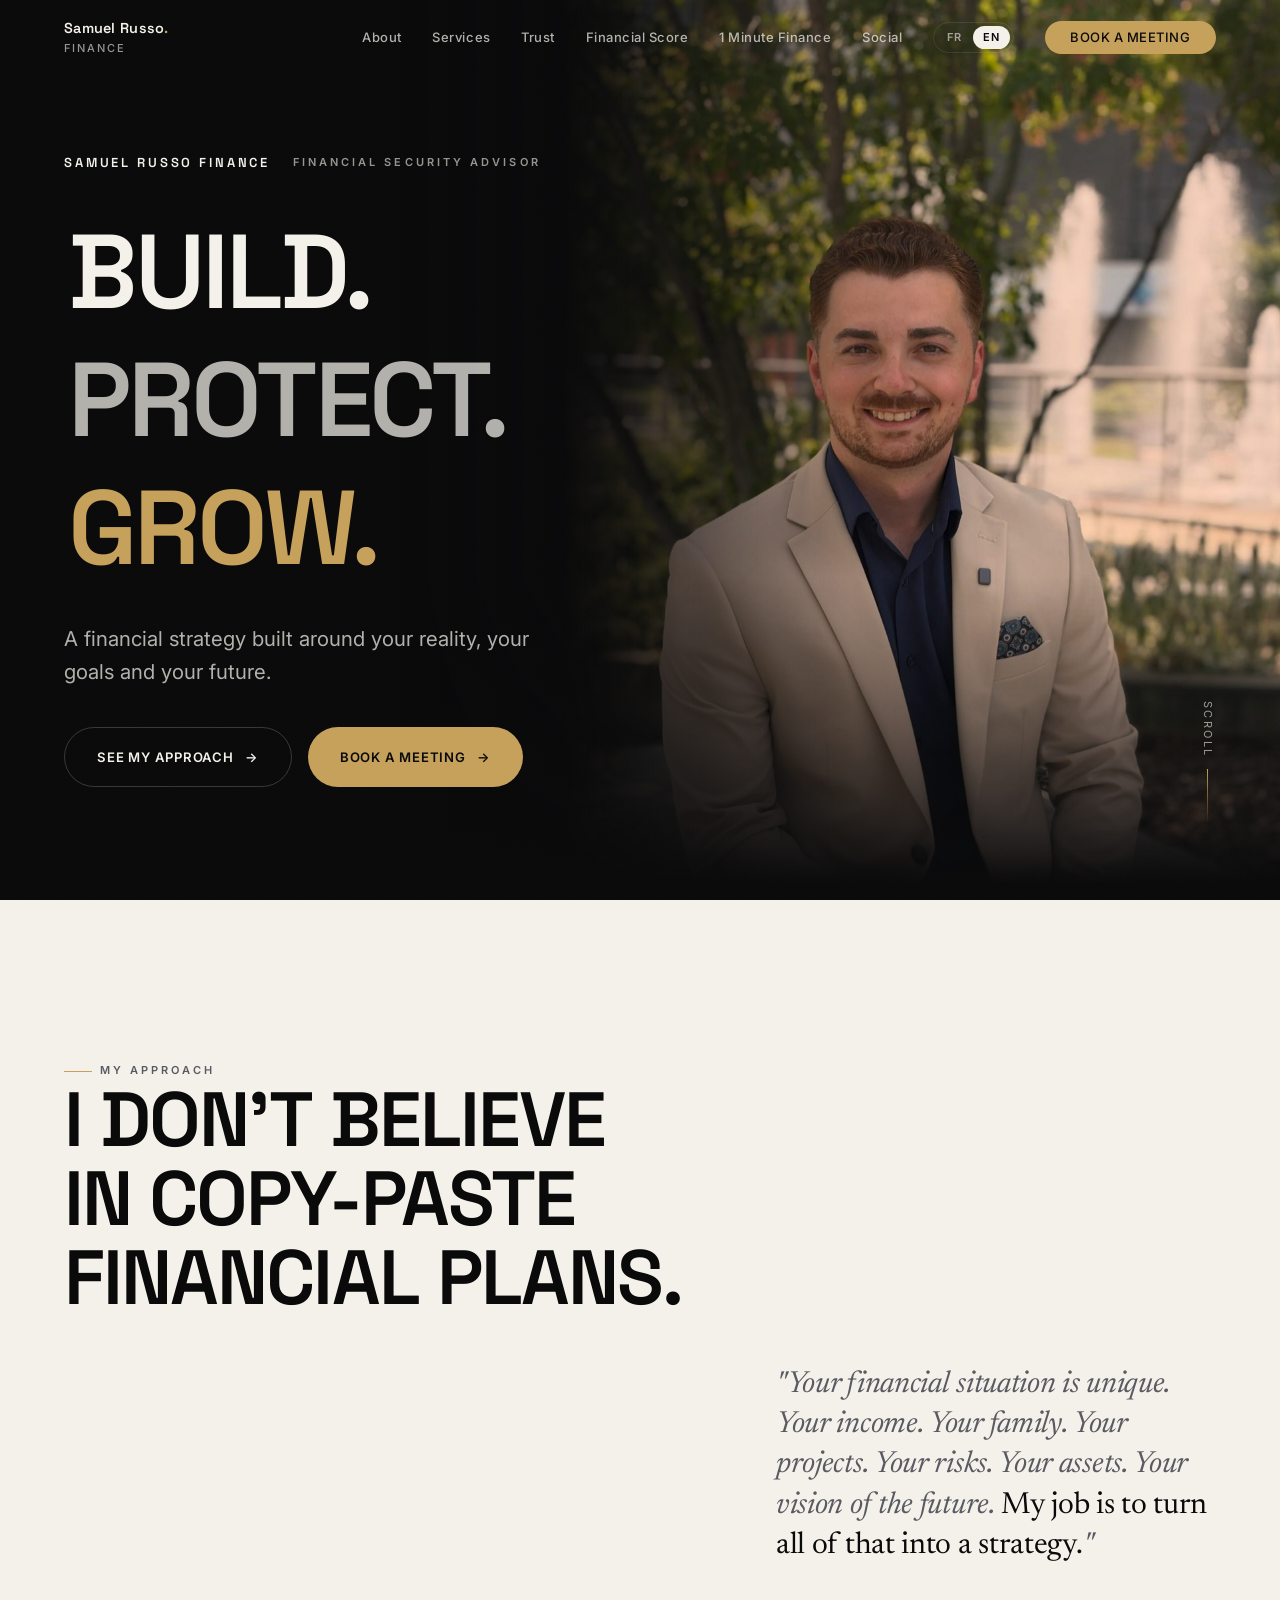
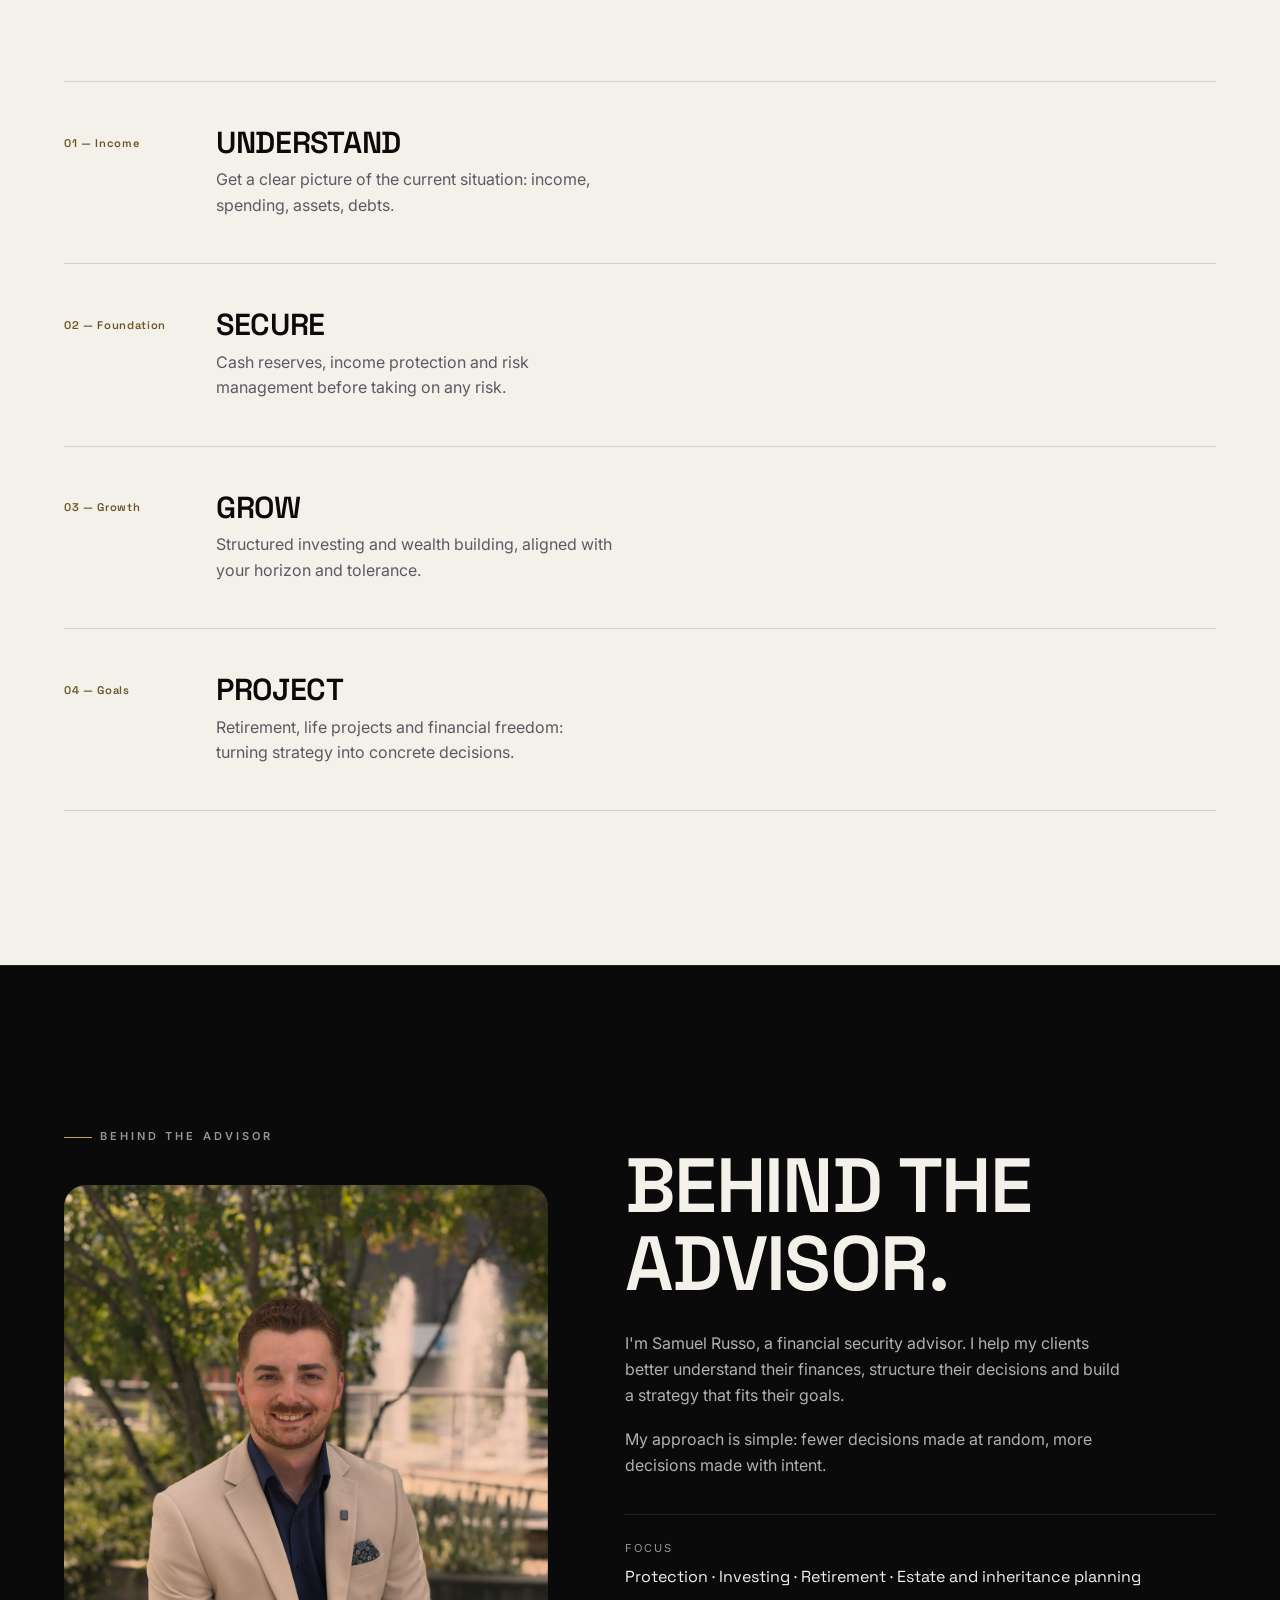
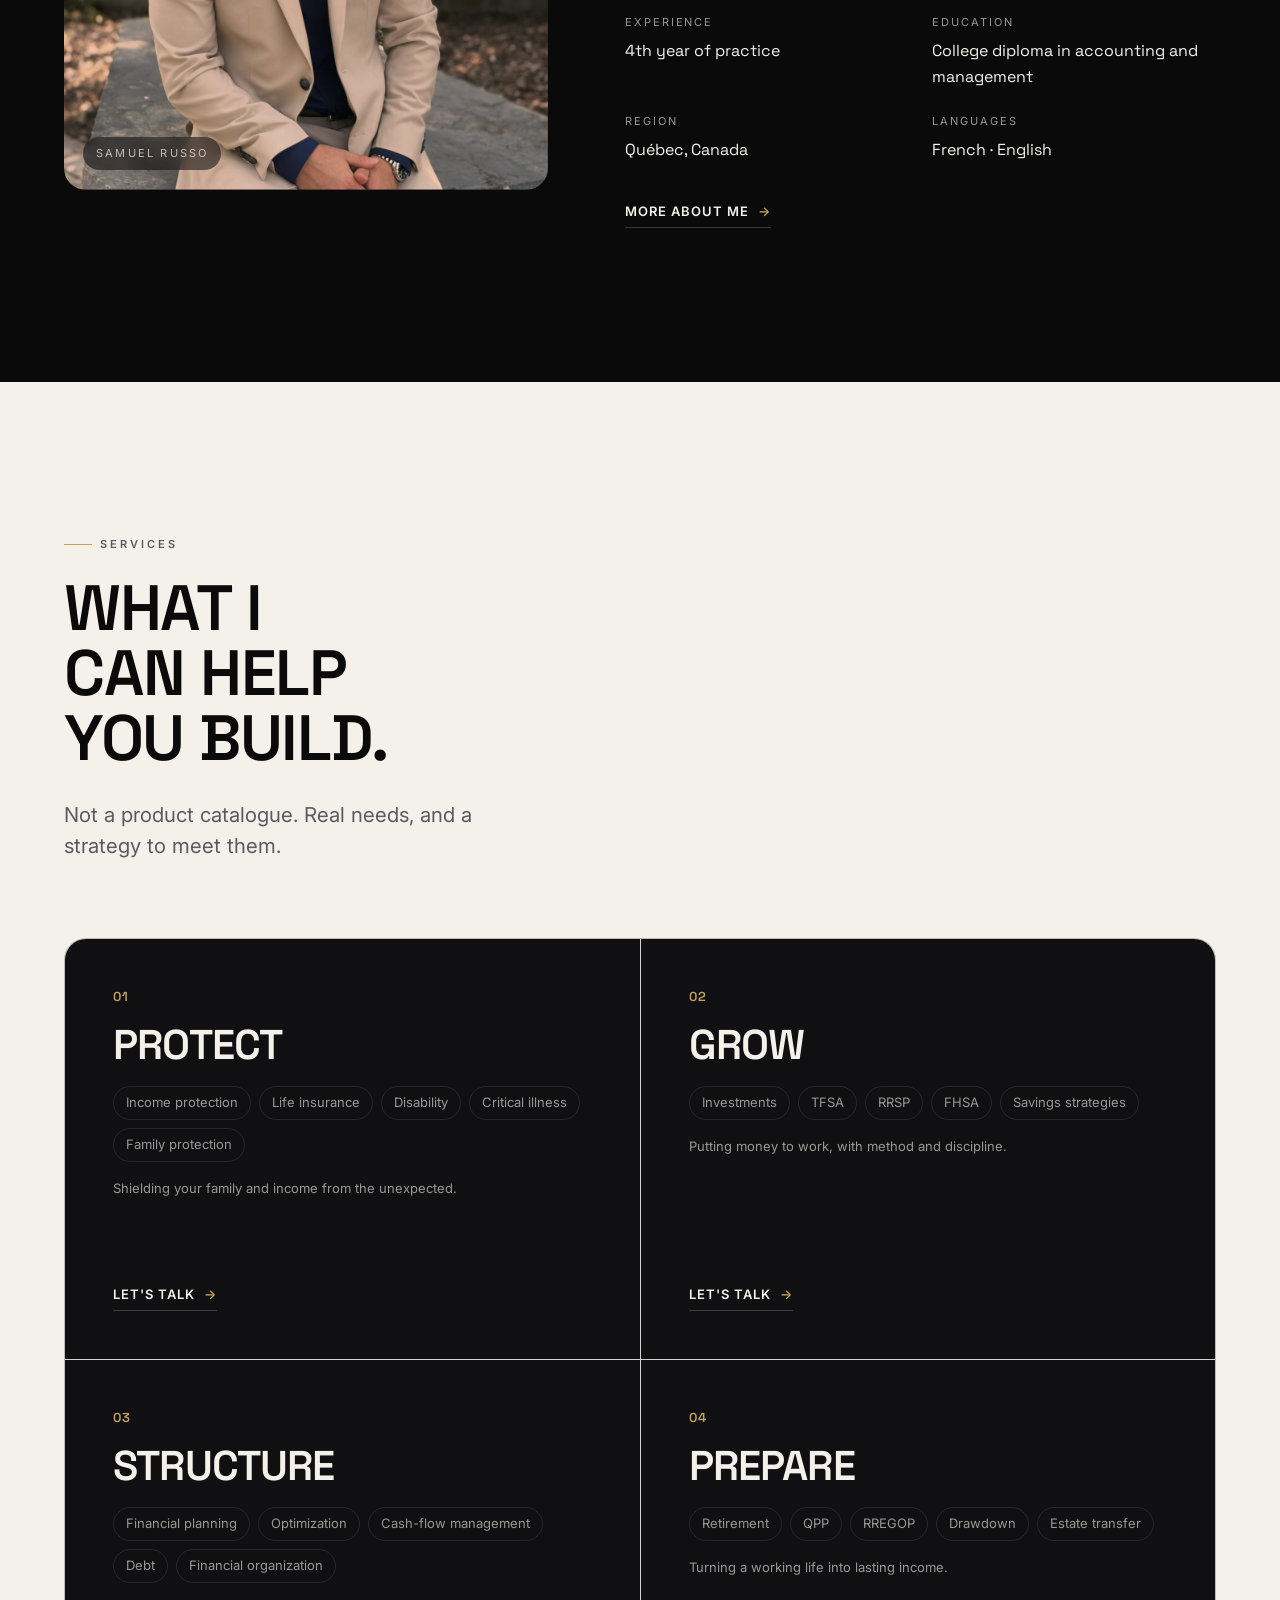
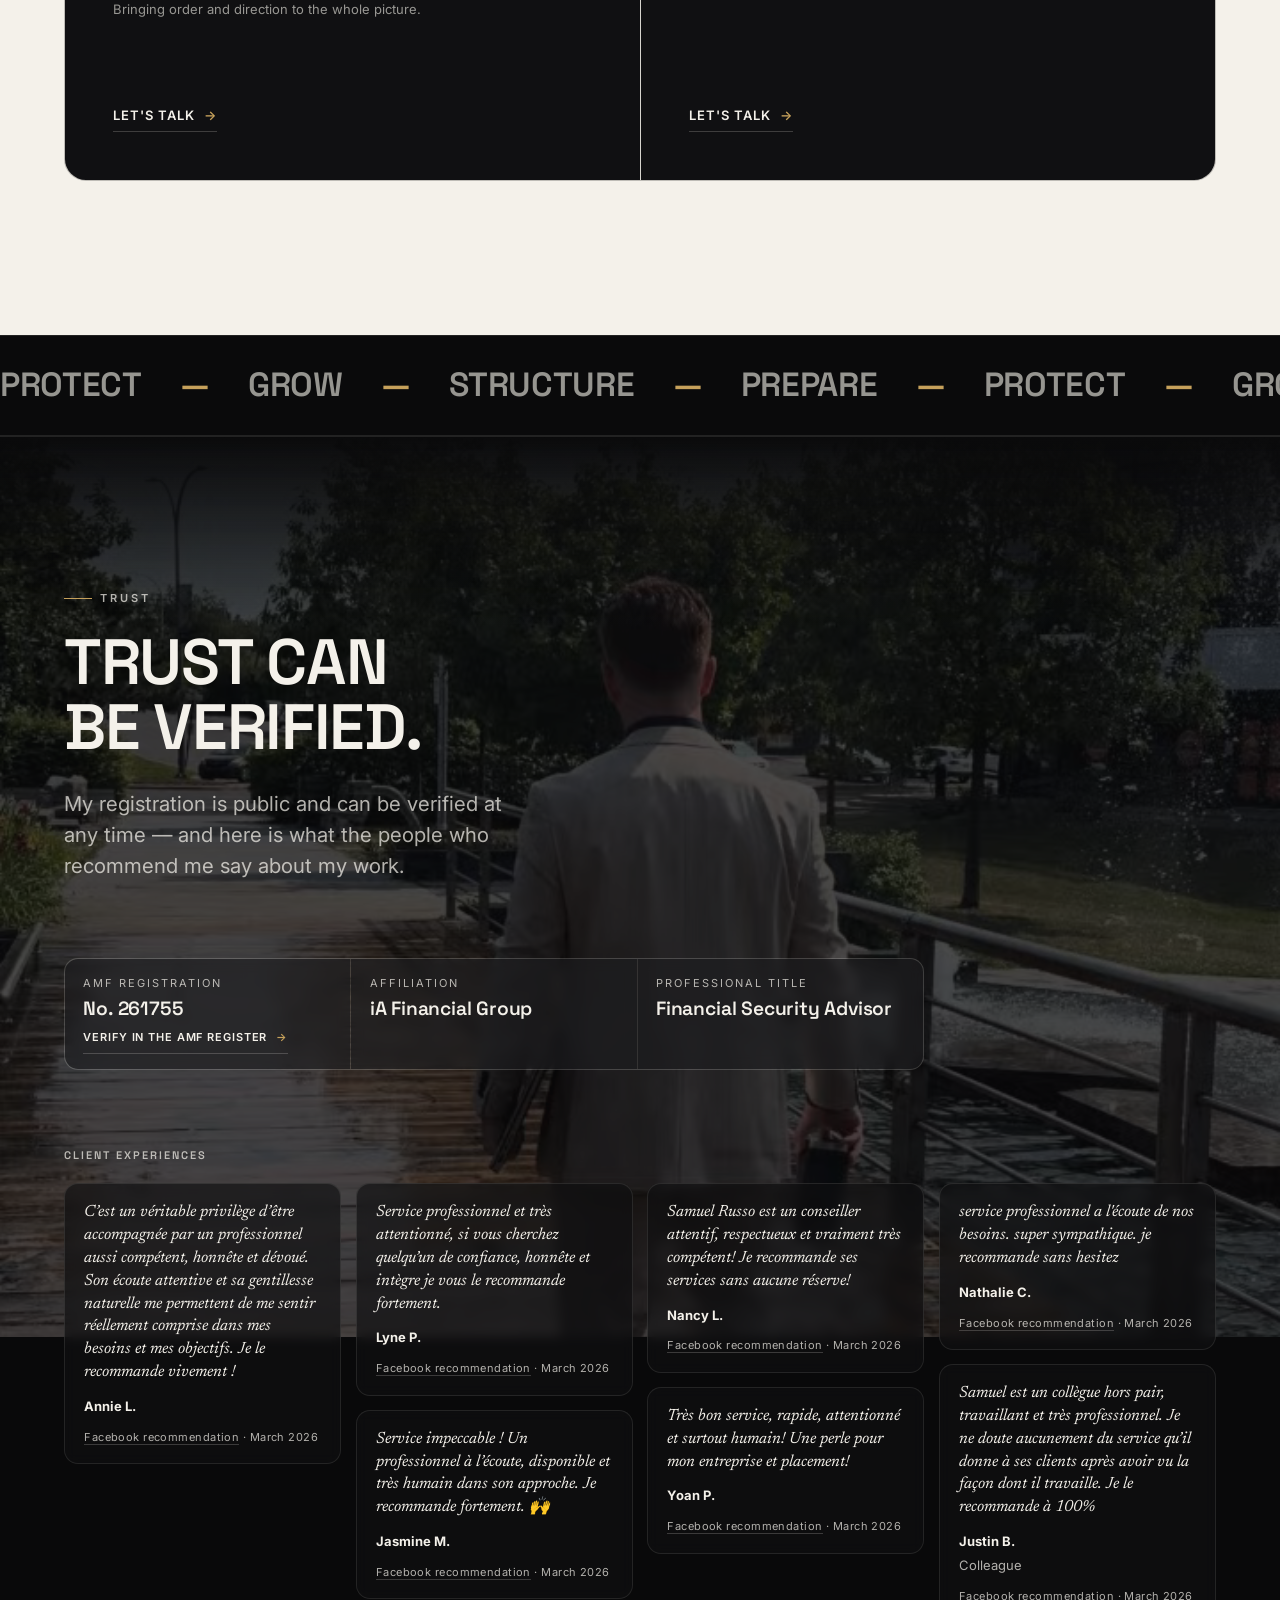
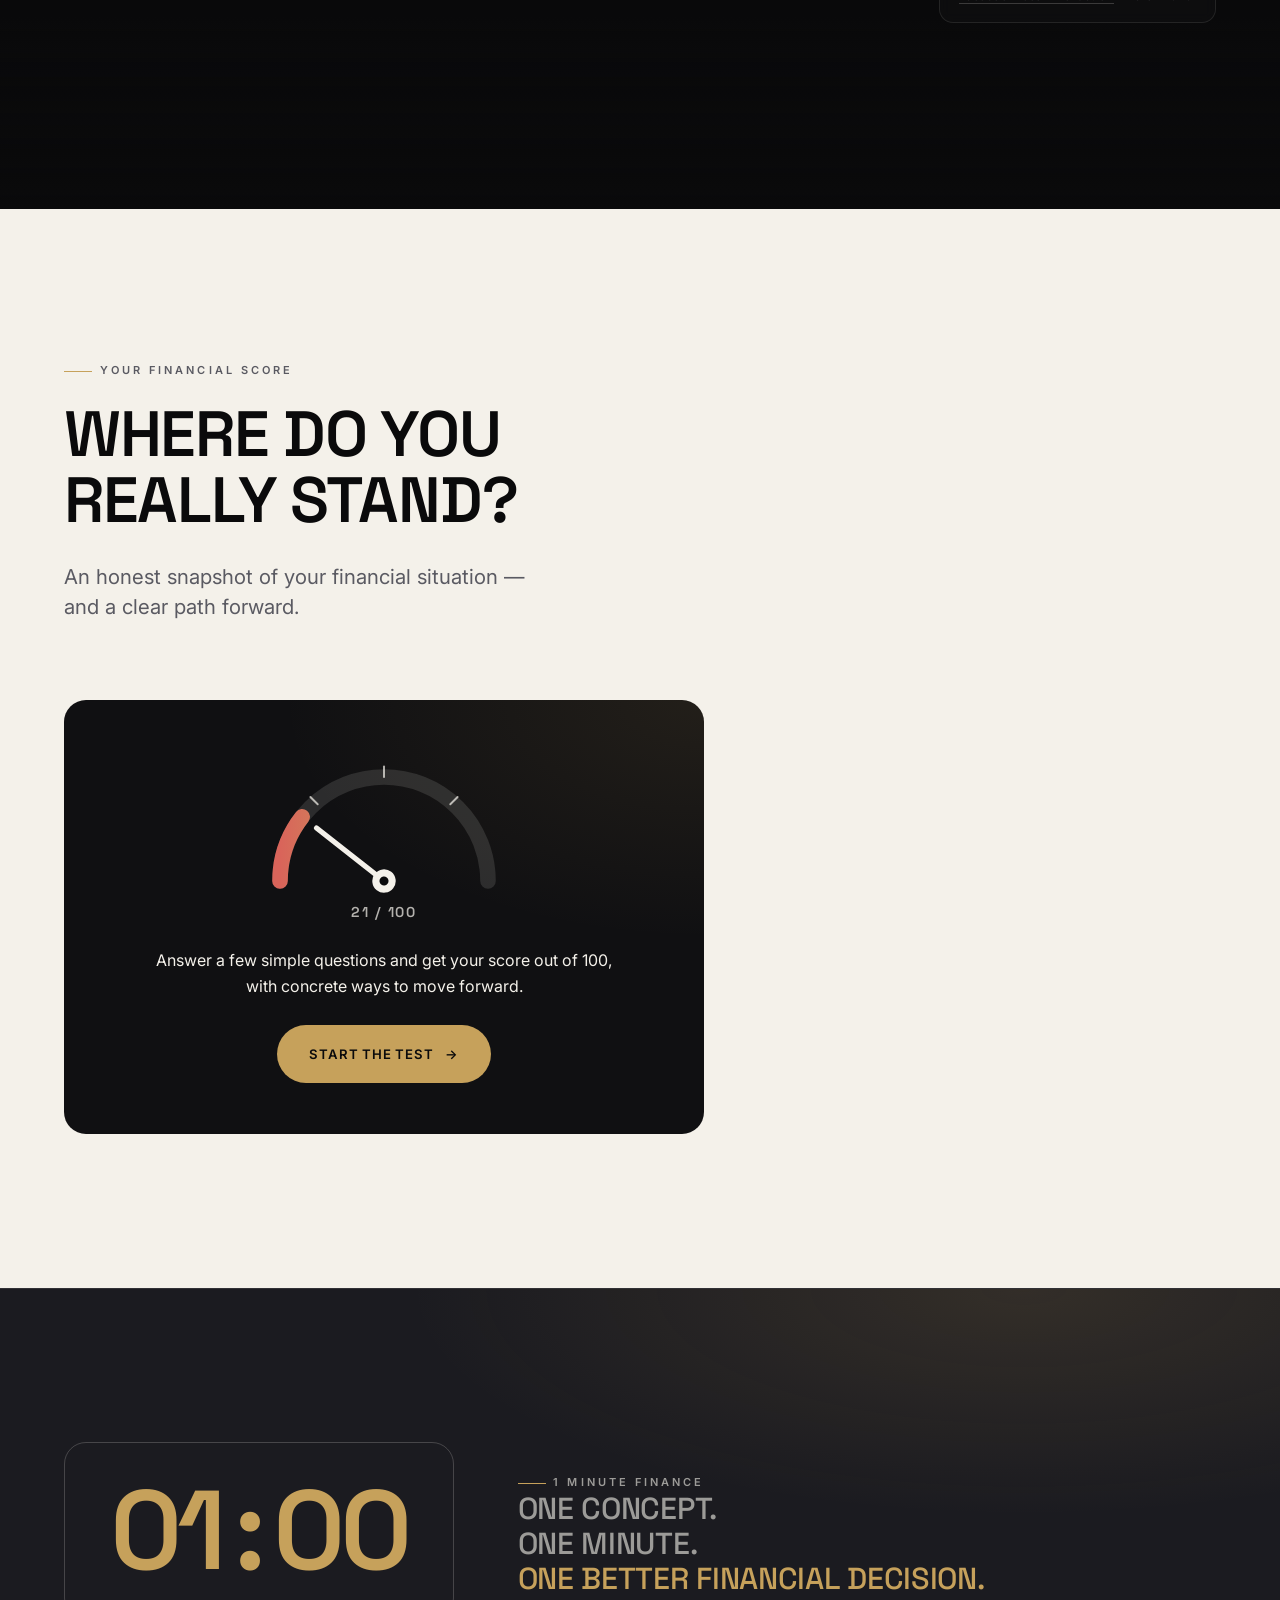
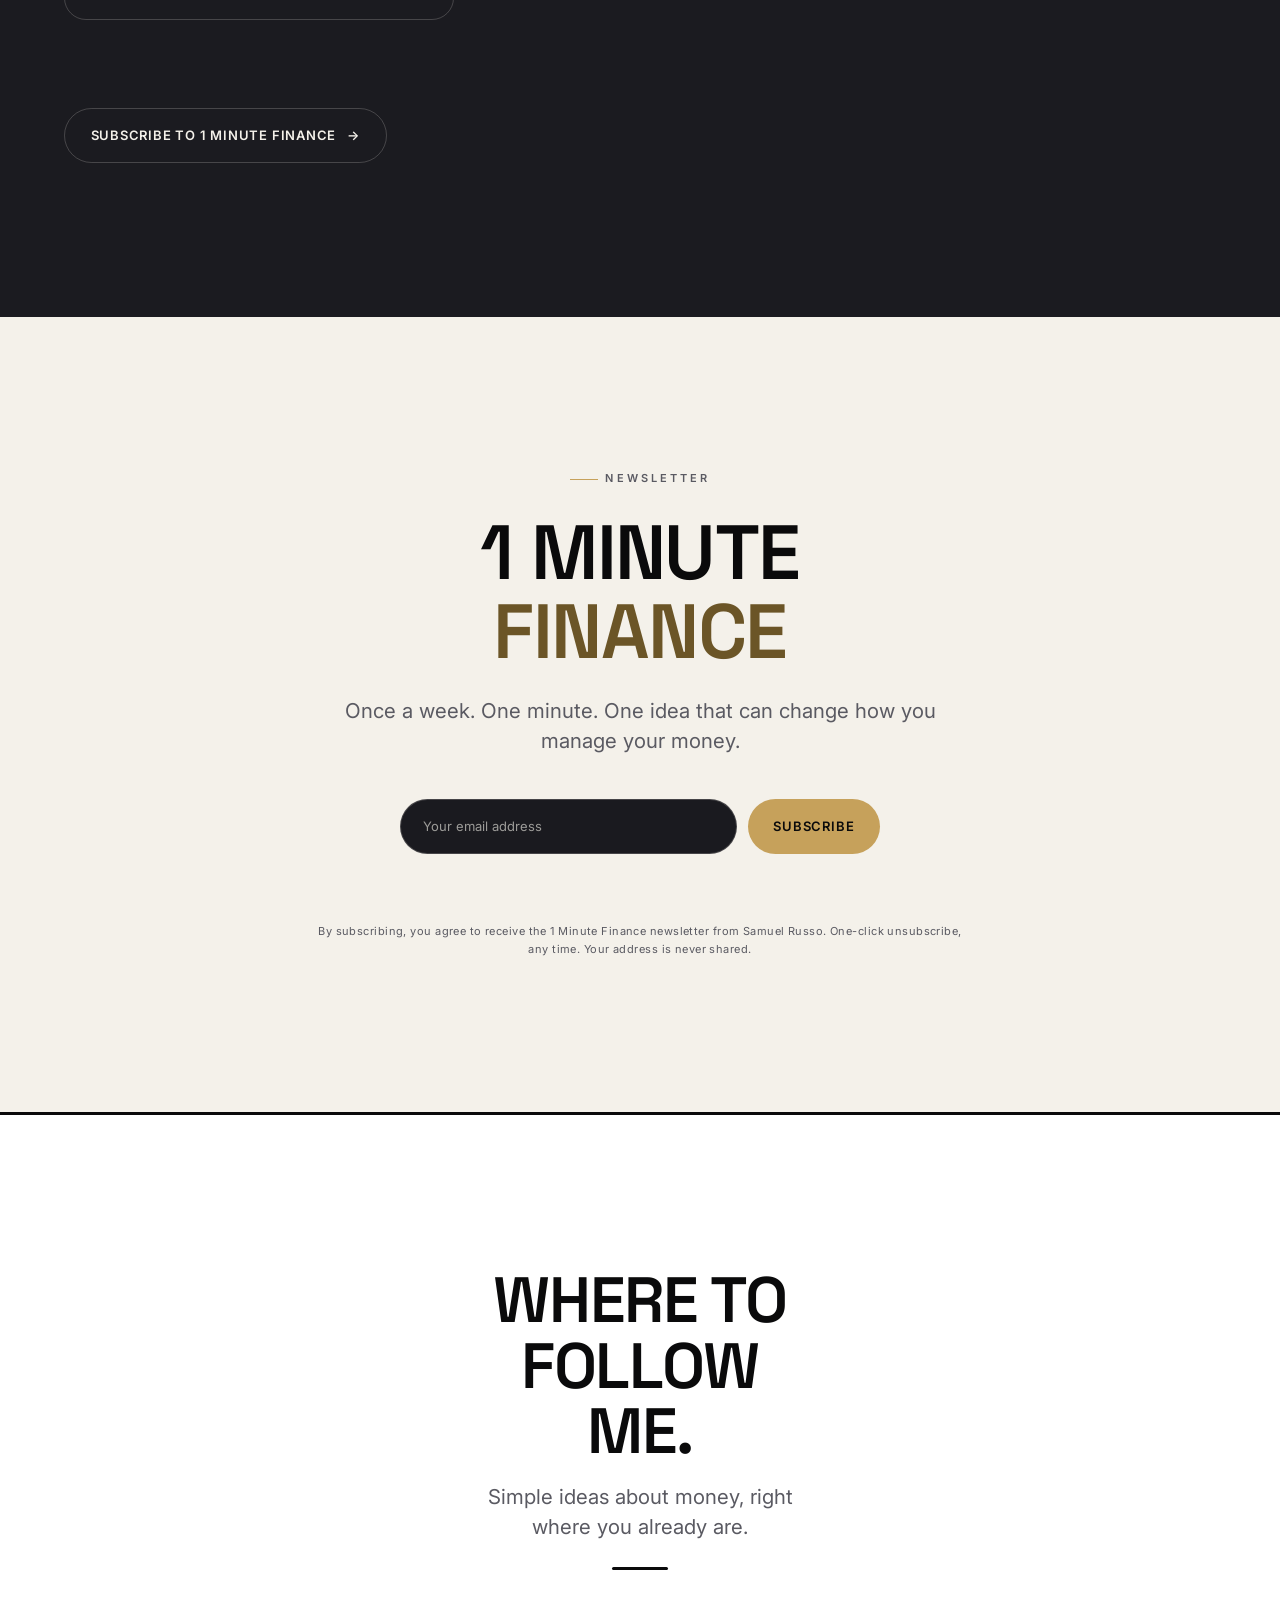
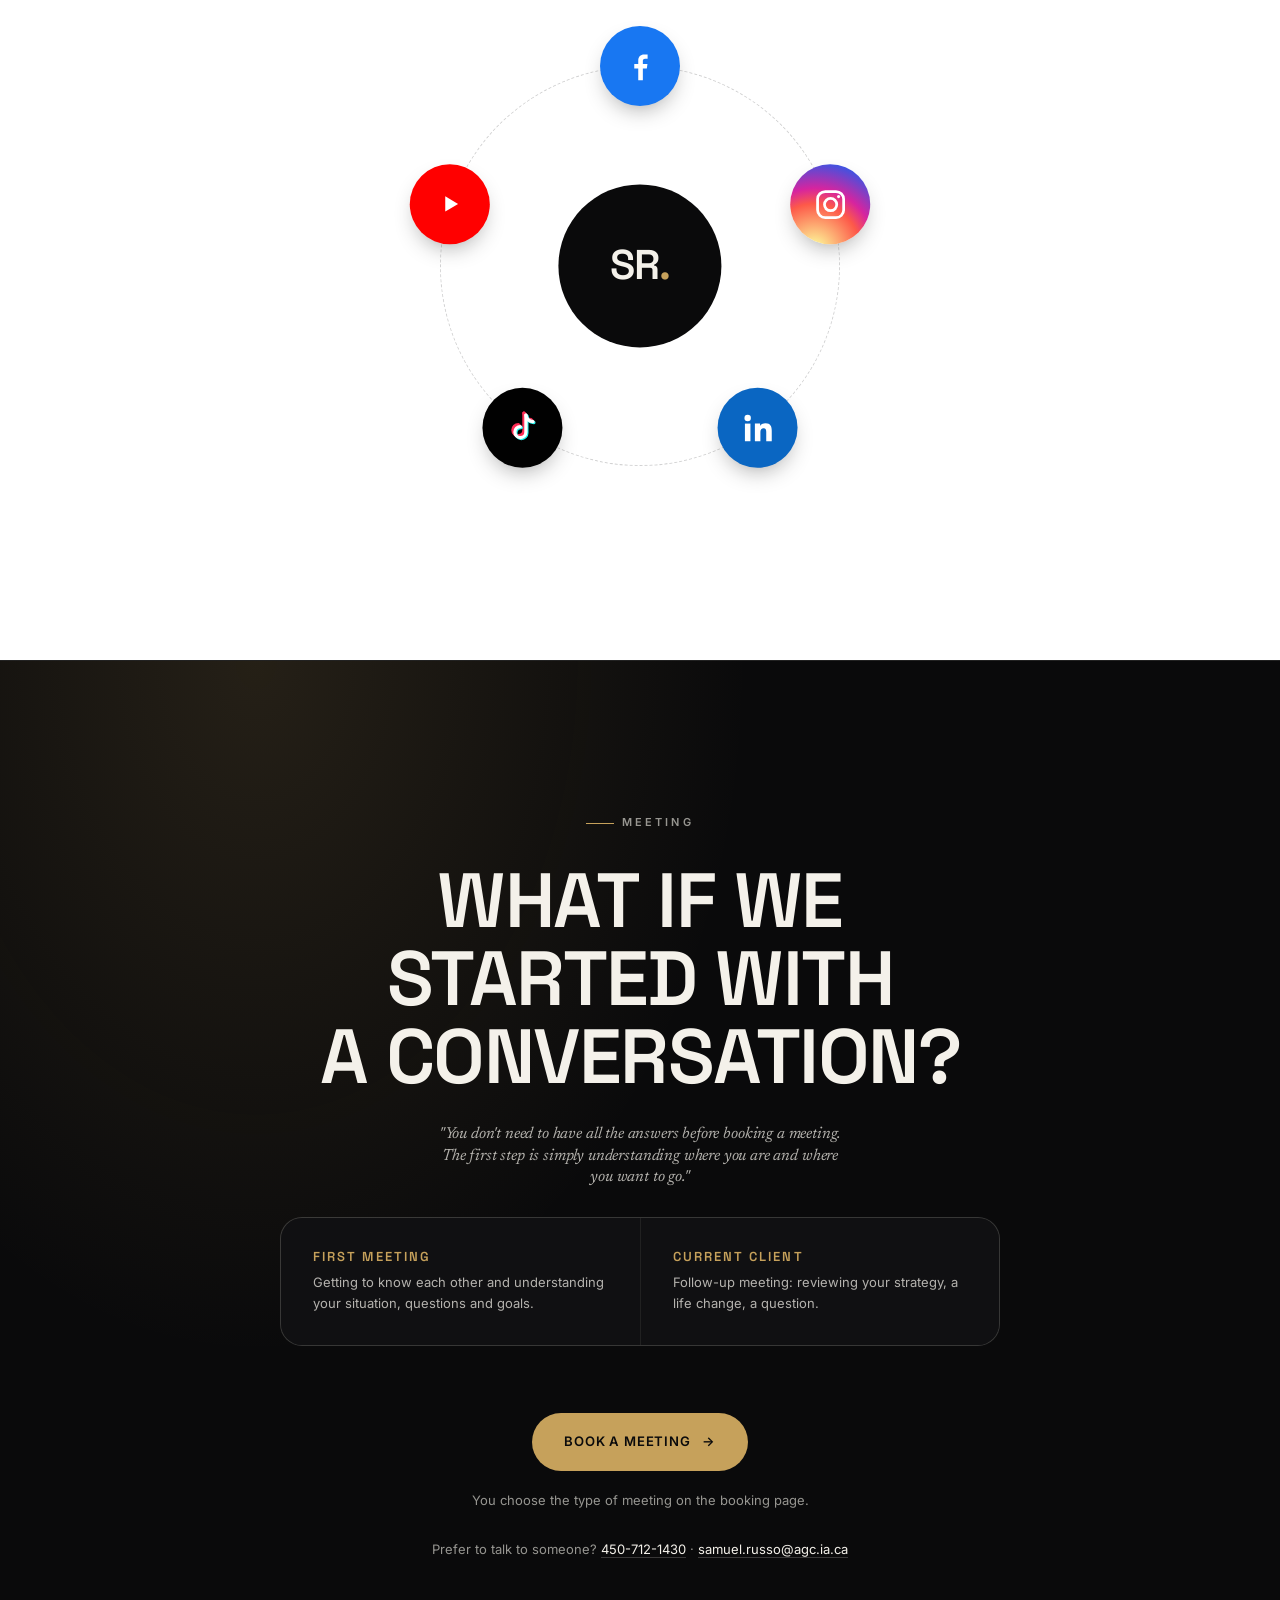
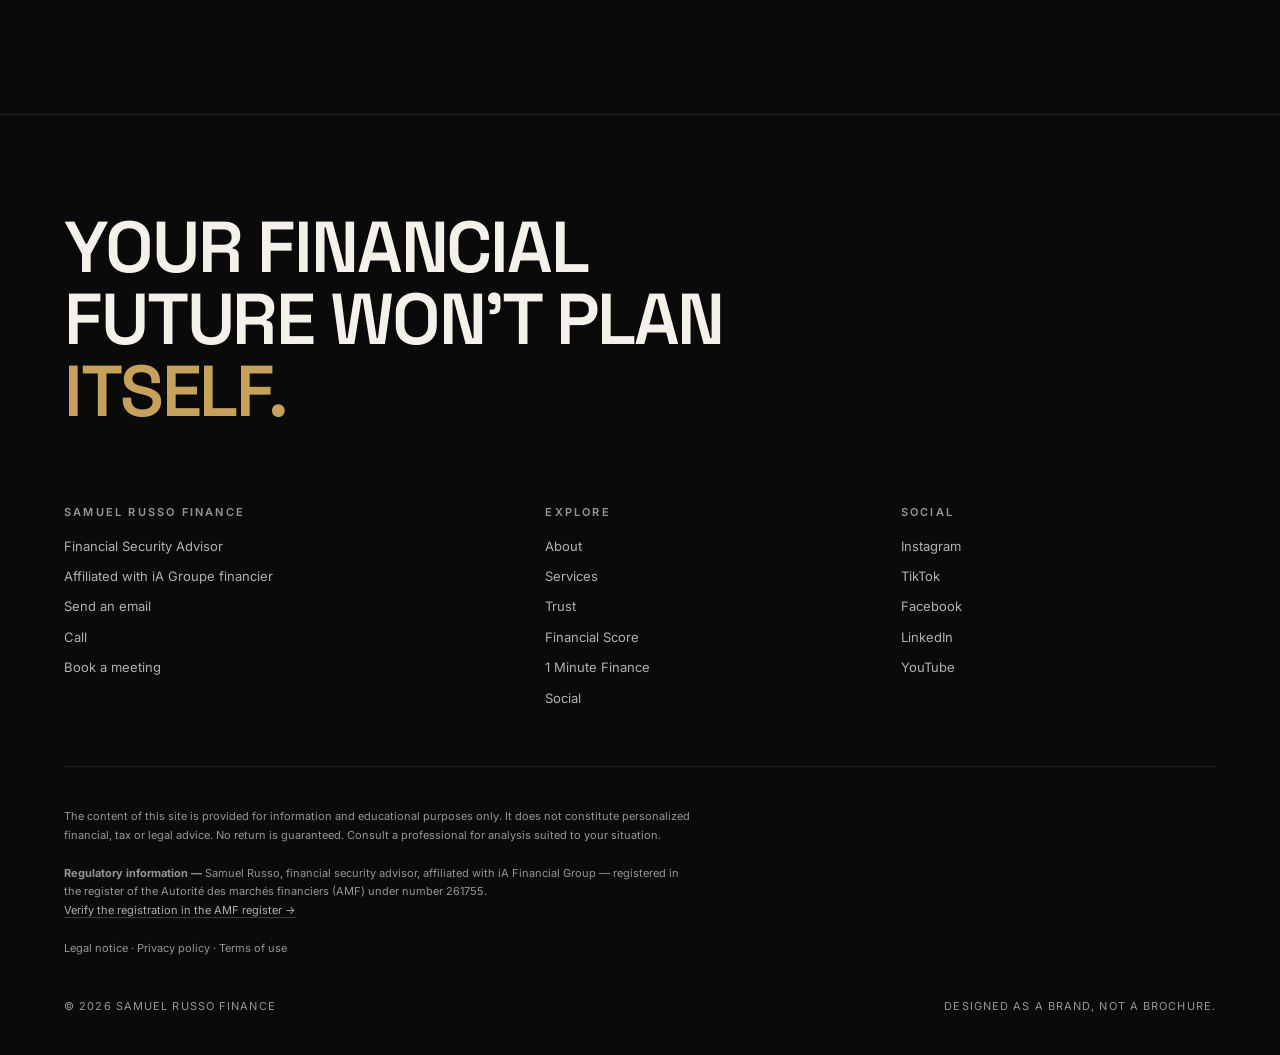
<file: index.html>
<!doctype html>
<html lang="fr-CA">
<head>
  <meta charset="utf-8">
  <meta name="viewport" content="width=device-width, initial-scale=1">
  <meta name="theme-color" content="#0A0A0B">

  <title>Samuel Russo Finance | Conseiller en sécurité financière</title>
  <meta name="description" content="Samuel Russo, conseiller en sécurité financière au Québec, rattaché à iA Groupe financier. Une stratégie financière pensée pour votre réalité : protection, investissements, planification et retraite.">
  <link rel="canonical" href="https://www.samuelrussofinance.ca/">
  <link rel="alternate" hreflang="fr-ca" href="https://www.samuelrussofinance.ca/?lang=fr">
  <link rel="alternate" hreflang="en-ca" href="https://www.samuelrussofinance.ca/?lang=en">
  <link rel="alternate" hreflang="x-default" href="https://www.samuelrussofinance.ca/">

  <!-- Open Graph / partage -->
  <meta property="og:type" content="website">
  <meta property="og:locale" content="fr_CA">
  <meta property="og:locale:alternate" content="en_CA">
  <meta property="og:site_name" content="Samuel Russo Finance">
  <meta property="og:title" content="Samuel Russo Finance | Conseiller en sécurité financière">
  <meta property="og:description" content="Bâtir. Protéger. Faire croître.">
  <meta property="og:url" content="https://www.samuelrussofinance.ca/">
  <meta property="og:image" content="https://www.samuelrussofinance.ca/assets/img/og-image.jpg">
  <meta property="og:image:width" content="1200">
  <meta property="og:image:height" content="630">
  <meta property="og:image:alt" content="Samuel Russo, conseiller en sécurité financière — Bâtir. Protéger. Faire croître.">
  <meta name="twitter:card" content="summary_large_image">
  <meta name="twitter:title" content="Samuel Russo Finance">
  <meta name="twitter:description" content="Bâtir. Protéger. Faire croître.">
  <meta name="twitter:image" content="https://www.samuelrussofinance.ca/assets/img/og-image.jpg">

  <!-- Icônes -->
  <link rel="icon" href="/favicon.svg" type="image/svg+xml">
  <link rel="apple-touch-icon" href="/favicon.svg">
  <link rel="manifest" href="/site.webmanifest">

  <!-- Polices -->
  <link rel="preconnect" href="https://fonts.googleapis.com">
  <link rel="preconnect" href="https://fonts.gstatic.com" crossorigin>
  <link rel="stylesheet" href="https://fonts.googleapis.com/css2?family=Space+Grotesk:wght@400;500;600;700&family=Inter:wght@400;500;600&family=Newsreader:ital,wght@1,400;1,500&display=swap">

  <link rel="stylesheet" href="assets/css/main.css">

  <!-- Données structurées -->
  <script type="application/ld+json">
  {
    "@context": "https://schema.org",
    "@type": "FinancialService",
    "name": "Samuel Russo Finance",
    "description": "Conseiller en sécurité financière au Québec, rattaché à iA Groupe financier.",
    "areaServed": "Québec, Canada",
    "availableLanguage": ["fr-CA", "en-CA"],
    "url": "https://www.samuelrussofinance.ca/",
    "image": "https://www.samuelrussofinance.ca/assets/img/og-image.jpg",
    "founder": { "@type": "Person", "name": "Samuel Russo", "jobTitle": "Conseiller en sécurité financière" },
    "parentOrganization": { "@type": "Organization", "name": "iA Groupe financier" },
    "knowsAbout": ["Planification financière", "Assurance vie", "REER", "CELI", "CELIAPP", "Retraite", "RRQ", "RREGOP"],
    "slogan": "Bâtir. Protéger. Faire croître.",
    "sameAs": [
      "https://www.facebook.com/samuelrusso.finance",
      "https://www.instagram.com/samuelrusso.finance/",
      "https://ca.linkedin.com/in/samuel-russo-800089264",
      "https://www.tiktok.com/@samuel..russo",
      "https://www.youtube.com/@samuelrusso.finance"
    ]
  }
  </script>
</head>
<body>
  <a class="skip-link" href="#contenu" data-i18n="a11y.skip">Aller au contenu</a>

  <div class="scroll-progress" aria-hidden="true"><div class="scroll-progress__bar"></div></div>

  <!-- ================= NAVIGATION ================= -->
  <header class="nav" data-nav>
    <div class="nav__inner">
      <a class="brand" href="#accueil" aria-label="Samuel Russo Finance">
        <span>Samuel Russo<span class="brand__dot">.</span>
          <small>Finance</small>
        </span>
      </a>

      <nav class="nav__links" aria-label="Navigation">
        <a href="#a-propos" data-nav-link data-i18n="nav.about">À propos</a>
        <a href="#services" data-nav-link data-i18n="nav.services">Services</a>
        <a href="#confiance" data-nav-link data-i18n="nav.trust">Confiance</a>
        <a href="#" data-score data-i18n="nav.score">Score financier</a>
        <a href="#minute-finance" data-nav-link data-i18n="nav.minute">1 Minute Finance</a>
        <a href="#reseaux" data-nav-link data-i18n="nav.socials">Réseaux</a>
        <span class="lang-switch" role="group" aria-label="Langue / Language">
          <button type="button" data-lang="fr">FR</button>
          <button type="button" data-lang="en">EN</button>
        </span>
        <a class="btn btn--accent" href="#rendez-vous" data-booking data-booking-label>
          <span data-booking-text data-i18n="nav.book">Prendre rendez-vous</span>
        </a>
      </nav>

      <button class="nav__toggle" aria-label="Ouvrir le menu" aria-controls="menu-mobile"
              data-i18n-attr="aria-label:nav.menuOpen">
        <span></span><span></span><span></span>
      </button>
    </div>

    <div class="nav__overlay" id="menu-mobile" role="dialog" aria-modal="true" aria-label="Menu">
      <a href="#a-propos" data-i18n="nav.about">À propos</a>
      <a href="#services" data-i18n="nav.services">Services</a>
      <a href="#confiance" data-i18n="nav.trust">Confiance</a>
      <a href="#" data-score data-i18n="nav.score">Score financier</a>
      <a href="#minute-finance" data-i18n="nav.minute">1 Minute Finance</a>
      <a href="#reseaux" data-i18n="nav.socials">Réseaux</a>
      <a href="#rendez-vous" data-booking data-booking-label><span data-booking-text data-i18n="nav.book">Prendre rendez-vous</span></a>
      <div class="nav__overlay-foot">
        <a href="#infolettre" data-i18n="nav.newsletter">S'inscrire à 1 Minute Finance</a>
        <span class="lang-switch" role="group" aria-label="Langue / Language">
          <button type="button" data-lang="fr">FR</button>
          <button type="button" data-lang="en">EN</button>
        </span>
      </div>
    </div>
  </header>

  <main id="contenu">

    <!-- ================= HERO ================= -->
    <section class="hero" id="accueil">
      <div class="hero__media" data-parallax="0.18">
        <img src="assets/img/portrait.jpg" alt="" fetchpriority="high" width="1200" height="1600">
      </div>

      <div class="hero__inner">
        <div class="hero__kicker">
          <span class="hero__brandline">Samuel Russo Finance</span>
          <span class="overline overline--plain" data-i18n="hero.role">Conseiller en sécurité financière</span>
        </div>

        <h1 class="hero__title reveal-lines">
          <span class="line"><span data-i18n="hero.t1">Bâtir.</span></span>
          <span class="line"><span data-i18n="hero.t2">Protéger.</span></span>
          <span class="line"><span data-i18n="hero.t3">Faire croître.</span></span>
        </h1>

        <p class="hero__sub" data-reveal style="--reveal-delay:.5s" data-i18n="hero.sub">
          Une stratégie financière pensée pour votre réalité, vos objectifs et votre avenir.
        </p>

        <div class="cta-row" data-reveal style="--reveal-delay:.62s">
          <a class="btn btn--ghost btn--lg" href="#approche">
            <span data-i18n="hero.ctaApproach">Découvrir mon approche</span>
            <span class="btn__arrow" aria-hidden="true">→</span>
          </a>
          <a class="btn btn--accent btn--lg" href="#rendez-vous" data-booking data-booking-label>
            <span data-booking-text data-i18n="nav.book">Prendre rendez-vous</span>
            <span class="btn__arrow" aria-hidden="true">→</span>
          </a>
        </div>
      </div>

      <span class="hero__scroll" aria-hidden="true" data-i18n="hero.scroll">Défiler</span>
    </section>

    <!-- ================= APPROCHE ================= -->
    <section class="section section--approach section--light" id="approche">
      <div class="wrap">
        <p class="overline" data-reveal data-i18n="approach.overline">Mon approche</p>

        <div class="approach__top">
          <h2 class="approach__statement split-words" data-reveal data-split-words data-i18n="approach.statement">
            Je ne crois pas aux plans financiers copiés-collés.
          </h2>
          <div class="approach__body">
            <p class="serif-quote" data-reveal data-i18n="approach.quote" data-i18n-html>
              « Votre situation financière est unique. <b>Mon rôle est de transformer tout ça en stratégie.</b> »
            </p>
          </div>
        </div>

        <ol class="steps" data-stagger>
          <li class="step" data-reveal="left">
            <span class="step__num" data-i18n="approach.s1num">01 — Revenus</span>
            <div>
              <h3 class="step__title" data-i18n="approach.s1title">Comprendre</h3>
              <p class="step__text" data-i18n="approach.s1text">Faire le portrait clair de la situation financière actuelle.</p>
            </div>
          </li>
          <li class="step" data-reveal="right">
            <span class="step__num" data-i18n="approach.s2num">02 — Fondation</span>
            <div>
              <h3 class="step__title" data-i18n="approach.s2title">Sécuriser</h3>
              <p class="step__text" data-i18n="approach.s2text">Liquidités, protection du revenu et gestion des risques.</p>
            </div>
          </li>
          <li class="step" data-reveal="left">
            <span class="step__num" data-i18n="approach.s3num">03 — Croissance</span>
            <div>
              <h3 class="step__title" data-i18n="approach.s3title">Faire croître</h3>
              <p class="step__text" data-i18n="approach.s3text">Investissements structurés et création de patrimoine.</p>
            </div>
          </li>
          <li class="step" data-reveal="right">
            <span class="step__num" data-i18n="approach.s4num">04 — Objectifs</span>
            <div>
              <h3 class="step__title" data-i18n="approach.s4title">Projeter</h3>
              <p class="step__text" data-i18n="approach.s4text">Retraite, projets de vie et liberté financière.</p>
            </div>
          </li>
        </ol>
      </div>
    </section>

    <!-- ================= À PROPOS ================= -->
    <section class="section section--about" id="a-propos">
      <div class="wrap">
        <p class="overline" data-reveal data-i18n="about.overline">Derrière le conseiller</p>

        <div class="about__grid">
          <figure class="about__portrait" data-reveal="left-zoom">
            <img src="assets/img/portrait.jpg"
                 onerror="this.onerror=null;this.src='assets/img/portrait.svg'"
                 alt="Portrait de Samuel Russo, conseiller en sécurité financière"
                 width="900" height="1125" loading="lazy">
            <figcaption>Samuel Russo</figcaption>
          </figure>

          <div>
            <h2 class="about__title" data-reveal="right" data-i18n="about.title">Derrière le conseiller.</h2>
            <div class="about__text">
              <p data-reveal data-i18n="about.p1">Je suis Samuel Russo, conseiller en sécurité financière.</p>
              <p data-reveal data-i18n="about.p2">Moins de décisions prises au hasard, plus de décisions prises avec intention.</p>
            </div>

            <dl class="about__meta" data-stagger>
              <div data-reveal class="about__meta-wide">
                <dt data-i18n="about.meta1dt">Champ d'action</dt>
                <dd data-i18n="about.meta1dd">Protection · Investissement · Retraite · Succession et héritage</dd>
              </div>
              <div data-reveal>
                <dt data-i18n="about.metaYrsDt">Pratique</dt>
                <dd data-i18n="about.metaYrsDd">4e année de pratique</dd>
              </div>
              <div data-reveal>
                <dt data-i18n="about.metaEduDt">Formation</dt>
                <dd data-i18n="about.metaEduDd">Diplôme collégial en comptabilité et gestion</dd>
              </div>
              <div data-reveal>
                <dt data-i18n="about.meta2dt">Région</dt>
                <dd data-i18n="about.meta2dd">Québec, Canada</dd>
              </div>
              <div data-reveal>
                <dt data-i18n="about.meta3dt">Langues</dt>
                <dd data-i18n="about.meta3dd">Français · Anglais</dd>
              </div>
            </dl>

            <div class="cta-row" data-reveal>
              <a class="link-arrow" href="pages/a-propos.html">
                <span data-i18n="about.cta">En savoir plus sur moi</span> <span class="accent" aria-hidden="true">→</span>
              </a>
            </div>
          </div>
        </div>
      </div>
    </section>

    <!-- ================= SERVICES ================= -->
    <section class="section section--services section--light" id="services">
      <div class="wrap">
        <div class="section-head section-head--wide">
          <p class="overline" data-reveal data-i18n="services.overline">Services</p>
          <h2 data-reveal style="font-size:var(--fs-h2);text-transform:uppercase" data-i18n="services.title">Ce que je peux vous aider à bâtir.</h2>
          <p class="lead" data-reveal data-i18n="services.lead">Pas un catalogue de produits. Des besoins, et une stratégie pour y répondre.</p>
        </div>

        <div class="services__grid" data-stagger>
          <article class="service" data-reveal>
            <span class="service__num">01</span>
            <h3 class="service__title" data-i18n="services.s1title">Protéger</h3>
            <ul class="service__list" data-i18n-list="services.s1items"></ul>
            <p style="color:var(--blanc-faible);font-size:var(--fs-small)" data-i18n="services.s1desc">Mettre la famille et le revenu à l'abri des imprévus.</p>
            <div class="service__foot"><a class="link-arrow" href="#rendez-vous" data-booking><span data-i18n="services.talk">Parlons-en</span> <span class="accent" aria-hidden="true">→</span></a></div>
          </article>

          <article class="service" data-reveal>
            <span class="service__num">02</span>
            <h3 class="service__title" data-i18n="services.s2title">Faire croître</h3>
            <ul class="service__list" data-i18n-list="services.s2items"></ul>
            <p style="color:var(--blanc-faible);font-size:var(--fs-small)" data-i18n="services.s2desc">Mettre l'argent au travail, avec méthode et discipline.</p>
            <div class="service__foot"><a class="link-arrow" href="#rendez-vous" data-booking><span data-i18n="services.talk">Parlons-en</span> <span class="accent" aria-hidden="true">→</span></a></div>
          </article>

          <article class="service" data-reveal>
            <span class="service__num">03</span>
            <h3 class="service__title" data-i18n="services.s3title">Structurer</h3>
            <ul class="service__list" data-i18n-list="services.s3items"></ul>
            <p style="color:var(--blanc-faible);font-size:var(--fs-small)" data-i18n="services.s3desc">Remettre de l'ordre et une direction dans l'ensemble.</p>
            <div class="service__foot"><a class="link-arrow" href="#rendez-vous" data-booking><span data-i18n="services.talk">Parlons-en</span> <span class="accent" aria-hidden="true">→</span></a></div>
          </article>

          <article class="service" data-reveal>
            <span class="service__num">04</span>
            <h3 class="service__title" data-i18n="services.s4title">Préparer</h3>
            <ul class="service__list" data-i18n-list="services.s4items"></ul>
            <p style="color:var(--blanc-faible);font-size:var(--fs-small)" data-i18n="services.s4desc">Transformer une vie de travail en revenu durable.</p>
            <div class="service__foot"><a class="link-arrow" href="#rendez-vous" data-booking><span data-i18n="services.talk">Parlons-en</span> <span class="accent" aria-hidden="true">→</span></a></div>
          </article>
        </div>
      </div>
    </section>

    <!-- ================= BANDEAU ================= -->
    <div class="marquee" aria-hidden="true">
      <div class="marquee__track">
        <div class="marquee__group">
          <span data-i18n="services.s1title">Protéger</span>
          <span data-i18n="services.s2title">Faire croître</span>
          <span data-i18n="services.s3title">Structurer</span>
          <span data-i18n="services.s4title">Préparer</span>
        </div>
        <div class="marquee__group">
          <span data-i18n="services.s1title">Protéger</span>
          <span data-i18n="services.s2title">Faire croître</span>
          <span data-i18n="services.s3title">Structurer</span>
          <span data-i18n="services.s4title">Préparer</span>
        </div>
      </div>
    </div>

    <!-- ================= CONFIANCE (crédibilité + expériences clients) ================= -->
    <section class="section section--trust section--video" id="confiance">
      <!-- Vidéo d'ambiance en boucle (muette). Fichiers : assets/video/confiance-bg.mp4 / .webm.
           Lecture pilotée par animations.js : ne joue que lorsque la section est visible, reste
           sur l'image fixe (poster) si « réduire les animations » ou économie de données. -->
      <div class="trust__bg" aria-hidden="true">
        <video class="trust__video" data-bg-video muted loop playsinline disablepictureinpicture
               preload="none" poster="assets/video/confiance-poster.jpg" tabindex="-1">
          <source src="assets/video/confiance-bg.mp4" type="video/mp4">
          <source src="assets/video/confiance-bg.webm" type="video/webm">
        </video>
      </div>
      <div class="wrap trust__inner">
        <div class="section-head section-head--wide">
          <p class="overline" data-reveal data-i18n="trust.overline">Confiance</p>
          <h2 data-reveal style="font-size:var(--fs-h2);text-transform:uppercase" data-i18n="trust.title">La confiance se vérifie.</h2>
          <p class="lead" data-reveal data-trust-lead data-i18n="trust.lead">Mon inscription est publique et vérifiable en tout temps.</p>
        </div>

        <ul class="creds" data-stagger>
          <li class="cred" data-reveal>
            <span class="cred__label" data-i18n="trust.c1label">Inscription AMF</span>
            <span class="cred__value" data-i18n="trust.c1value">N° 261755</span>
            <a class="link-arrow" data-amf-link href="#" target="_blank" rel="noopener">
              <span data-i18n="trust.c1link">Vérifier au registre de l'AMF</span> <span class="accent" aria-hidden="true">→</span>
            </a>
          </li>
          <li class="cred" data-reveal>
            <span class="cred__label" data-i18n="trust.c2label">Rattachement</span>
            <span class="cred__value" data-i18n="trust.c2value">iA Groupe financier</span>
          </li>
          <li class="cred" data-reveal>
            <span class="cred__label" data-i18n="trust.c3label">Titre professionnel</span>
            <span class="cred__value" data-i18n="trust.c3value">Conseiller en sécurité financière</span>
          </li>
        </ul>

        <!-- Rempli par render.js à partir de data/testimonials.js (vide = section absente) -->
        <div class="stories" data-stories hidden>
          <h3 class="stories__title" data-i18n="trust.storiesTitle">Expériences clients</h3>
          <div class="stories__grid" data-stories-grid data-stagger></div>
          <p class="stories__links">
            <a class="link-arrow" data-review-link="google" href="#" target="_blank" rel="noopener">
              <span data-i18n="trust.linkGoogle">Voir tous les avis sur Google</span> <span class="accent" aria-hidden="true">→</span>
            </a>
          </p>
        </div>
      </div>
    </section>

    <!-- ================= SCORE FINANCIER (QUIZ) ================= -->
    <section class="section section--light" id="score">
      <div class="wrap">
        <div class="section-head section-head--wide">
          <p class="overline" data-reveal data-i18n="quiz.overline">Ton score financier</p>
          <h2 data-reveal style="font-size:var(--fs-h2);text-transform:uppercase" data-i18n="quiz.title">Où en êtes-vous, vraiment?</h2>
          <p class="lead" data-reveal data-i18n="quiz.lead">Un aperçu honnête de votre situation financière.</p>
        </div>

        <div class="quiz quiz--teaser" data-reveal="scale">
          <!-- Cadran décoratif : l'aiguille balaie le cadran à l'apparition de la carte -->
          <svg class="gauge" viewBox="0 0 200 132" aria-hidden="true" focusable="false">
            <defs>
              <linearGradient id="gaugeGrad" x1="0" y1="0" x2="1" y2="0">
                <stop offset="0" stop-color="#D9645A"/>
                <stop offset="0.5" stop-color="#C6A15B"/>
                <stop offset="1" stop-color="#5FBF8A"/>
              </linearGradient>
            </defs>
            <path class="gauge__track" d="M20 100 A80 80 0 0 1 180 100" fill="none" stroke-width="12" stroke-linecap="round"/>
            <path class="gauge__arc" d="M20 100 A80 80 0 0 1 180 100" fill="none" stroke="url(#gaugeGrad)" stroke-width="12" stroke-linecap="round" pathLength="100"/>
            <g class="gauge__ticks" stroke="currentColor" stroke-width="1.5" stroke-linecap="round">
              <line x1="100" y1="12" x2="100" y2="20"/>
              <line x1="43.4" y1="35.4" x2="49" y2="41"/>
              <line x1="156.6" y1="35.4" x2="151" y2="41"/>
            </g>
            <g class="gauge__needle">
              <line x1="100" y1="100" x2="100" y2="34" stroke="#F4F1EA" stroke-width="4" stroke-linecap="round"/>
              <circle cx="100" cy="100" r="9" fill="#F4F1EA"/>
              <circle cx="100" cy="100" r="3.5" fill="#0A0A0B"/>
            </g>
            <text class="gauge__label" x="100" y="128" text-anchor="middle">/ 100</text>
          </svg>
          <p data-i18n="quiz.teaserText">Répondez à quelques questions simples et obtenez votre score sur 100, avec des pistes concrètes pour avancer.</p>
          <div class="cta-row">
            <a class="btn btn--accent btn--lg" data-score href="#" target="_blank" rel="noopener">
              <span data-i18n="quiz.start">Commencer le test</span>
              <span class="btn__arrow" aria-hidden="true">→</span>
            </a>
          </div>
        </div>
      </div>
    </section>

    <!-- ================= 1 MINUTE FINANCE ================= -->
    <section class="section omf" id="minute-finance">
      <div class="wrap">
        <div class="omf__head">
          <div class="omf__clock" data-clock aria-hidden="true"><span data-clock-min>00</span><span class="sep">:</span><span data-clock-sec>00</span></div>
          <div>
            <p class="overline" data-reveal data-i18n="omf.overline">1 Minute Finance</p>
            <p class="omf__pitch" data-reveal>
              <span data-i18n="omf.pitch1">Un concept.</span>
              <span data-i18n="omf.pitch2">Une minute.</span>
              <span data-i18n="omf.pitch3">Une meilleure décision financière.</span>
            </p>
          </div>
        </div>

        <div class="capsules" data-capsules-grid data-stagger></div>

        <div class="cta-row" data-reveal>
          <a class="btn btn--ghost" href="#infolettre"><span data-i18n="omf.cta">S'inscrire à 1 Minute Finance</span> <span class="btn__arrow" aria-hidden="true">→</span></a>
        </div>
      </div>
    </section>

    <!-- ================= INFOLETTRE ================= -->
    <section class="section newsletter section--light" id="infolettre">
      <div class="wrap newsletter__inner">
        <p class="overline" data-reveal data-i18n="nl.overline">Infolettre</p>
        <h2 class="newsletter__title" data-reveal><span data-i18n="nl.title1">1 Minute</span> <span class="accent" data-i18n="nl.title2">Finance</span></h2>
        <p class="lead" data-reveal style="text-align:center" data-i18n="nl.lead">
          Une fois par semaine. Une minute. Une idée qui peut changer votre façon de gérer votre argent.
        </p>

        <form class="newsletter__form" data-newsletter-form novalidate data-reveal>
          <label class="sr-only" for="nl-email" data-i18n="nl.placeholder">Votre adresse courriel</label>
          <input type="email" id="nl-email" name="email" placeholder="Votre adresse courriel"
                 autocomplete="email" required data-i18n-attr="placeholder:nl.placeholder">
          <!-- Piège à robots : invisible pour les humains, ne pas remplir -->
          <input type="text" name="nl_hp" tabindex="-1" autocomplete="off" aria-hidden="true"
                 style="position:absolute;left:-9999px;width:1px;height:1px;opacity:0">
          <button type="submit" class="btn btn--accent" data-i18n="nl.submit">Je m'inscris</button>
        </form>
        <p class="newsletter__status" data-newsletter-status role="status" aria-live="polite"></p>
        <p class="newsletter__note" data-i18n="nl.note">En vous inscrivant, vous acceptez de recevoir l'infolettre 1 Minute Finance de Samuel Russo. Désinscription en un clic, en tout temps. Votre adresse n'est jamais partagée.</p>
      </div>
    </section>

    <!-- ================= RÉSEAUX ================= -->
    <section class="section section--light section--white section--reseaux" id="reseaux">
      <div class="wrap reseaux__grid">
        <div class="reseaux__text">
          <h2 data-reveal style="font-size:var(--fs-h2);text-transform:uppercase" data-i18n="soc.title">Où me suivre.</h2>
          <p class="lead" data-reveal data-i18n="soc.lead">Des idées simples sur l'argent, là où vous êtes déjà.</p>
        </div>

        <!-- Publications de démo : masquées tant que features.socialPosts = false -->
        <div class="socials__grid" data-socials-grid data-stagger hidden></div>

        <!-- Orbite : les cinq réseaux tournent dans le sens horaire (une pause au survol) -->
        <nav class="orbit" data-reveal="scale" aria-label="Réseaux sociaux" data-i18n-attr="aria-label:soc.aria">
          <div class="orbit__ring">
            <span class="orbit__track" aria-hidden="true"></span>

            <a class="orbit__item" data-social="facebook" data-social-item href="#" aria-label="Facebook" style="--i:0">
              <span class="orbit__upright">
                <span class="orbit__badge orbit__badge--facebook">
                  <svg viewBox="0 0 24 24" fill="currentColor" aria-hidden="true"><path d="M13.6 21v-7.6h2.6l.4-3h-3V8.5c0-.9.3-1.5 1.5-1.5h1.6V4.3c-.3 0-1.2-.1-2.3-.1-2.3 0-3.8 1.4-3.8 3.9v2.3H8v3h2.6V21z"/></svg>
                </span>
                <span class="orbit__label">Facebook</span>
              </span>
            </a>

            <a class="orbit__item" data-social="instagram" data-social-item href="#" aria-label="Instagram" style="--i:1">
              <span class="orbit__upright">
                <span class="orbit__badge orbit__badge--instagram">
                  <svg viewBox="0 0 24 24" fill="none" stroke="currentColor" stroke-width="1.8" aria-hidden="true"><rect x="3.5" y="3.5" width="17" height="17" rx="5"/><circle cx="12" cy="12" r="4"/><circle cx="17.2" cy="6.8" r="1" fill="currentColor" stroke="none"/></svg>
                </span>
                <span class="orbit__label">Instagram</span>
              </span>
            </a>

            <a class="orbit__item" data-social="linkedin" data-social-item href="#" aria-label="LinkedIn" style="--i:2">
              <span class="orbit__upright">
                <span class="orbit__badge orbit__badge--linkedin">
                  <svg viewBox="0 0 24 24" fill="currentColor" aria-hidden="true"><rect x="3.5" y="9" width="3.6" height="11.5"/><circle cx="5.3" cy="5.3" r="2.1"/><path d="M10 9h3.4v1.6c.6-1 1.8-1.9 3.6-1.9 3.2 0 4 2.1 4 4.9v6.9h-3.6v-6c0-1.4-.3-2.4-1.7-2.4s-2.1 1-2.1 2.4v6H10z"/></svg>
                </span>
                <span class="orbit__label">LinkedIn</span>
              </span>
            </a>

            <a class="orbit__item" data-social="tiktok" data-social-item href="#" aria-label="TikTok" style="--i:3">
              <span class="orbit__upright">
                <span class="orbit__badge orbit__badge--tiktok">
                  <svg viewBox="0 0 24 24" fill="none" stroke="currentColor" stroke-width="2.1" stroke-linecap="round" stroke-linejoin="round" aria-hidden="true"><path d="M14 3.5v11a3.6 3.6 0 1 1-3.6-3.6"/><path d="M14 3.5c.3 2.4 1.9 4 4.6 4.2"/></svg>
                </span>
                <span class="orbit__label">TikTok</span>
              </span>
            </a>

            <a class="orbit__item" data-social="youtube" data-social-item href="#" aria-label="YouTube" style="--i:4">
              <span class="orbit__upright">
                <span class="orbit__badge orbit__badge--youtube">
                  <svg viewBox="0 0 24 24" fill="currentColor" aria-hidden="true"><path d="M9.5 7.6v8.8l7.4-4.4z"/></svg>
                </span>
                <span class="orbit__label">YouTube</span>
              </span>
            </a>
          </div>

          <div class="orbit__center" aria-hidden="true"><span>SR<i>.</i></span></div>
        </nav>
      </div>
    </section>

    <!-- ================= RENDEZ-VOUS ================= -->
    <section class="section booking" id="rendez-vous">
      <div class="wrap booking__inner">
        <p class="overline" data-reveal data-i18n="book.overline">Rendez-vous</p>
        <h2 class="booking__title split-words" data-reveal data-split-words data-i18n="book.title">Et si on commençait par une conversation?</h2>
        <p class="booking__text serif-quote" data-reveal data-i18n="book.text">
          « Vous n'avez pas besoin d'avoir toutes les réponses avant de prendre rendez-vous. »
        </p>

        <div class="book-choices" data-stagger>
          <div class="book-choice" data-reveal>
            <h3 class="book-choice__title" data-i18n="book.newTitle">Première rencontre</h3>
            <p data-i18n="book.newText">Faire connaissance et comprendre votre situation, vos questions et vos objectifs.</p>
          </div>
          <div class="book-choice" data-reveal>
            <h3 class="book-choice__title" data-i18n="book.clientTitle">Client actuel</h3>
            <p data-i18n="book.clientText">Rendez-vous de suivi : réviser votre stratégie, un changement de vie, une question.</p>
          </div>
        </div>

        <div class="cta-row" data-reveal style="justify-content:center">
          <a class="btn btn--accent btn--lg" href="#" data-booking data-booking-label>
            <span data-booking-text data-i18n="nav.book">Prendre rendez-vous</span>
            <span class="btn__arrow" aria-hidden="true">→</span>
          </a>
        </div>
        <p class="booking__note" data-reveal data-i18n="book.choose">Vous choisissez le type de rendez-vous sur la page de réservation.</p>

        <p class="booking__contact" data-reveal>
          <span data-i18n="book.contactLine">Vous préférez parler à quelqu'un?</span>
          <a data-phone data-phone-show href="#"></a> ·
          <a data-email data-email-show href="#"></a>
        </p>
      </div>
    </section>
  </main>

  <!-- ================= FOOTER ================= -->
  <footer class="footer">
    <div class="wrap">
      <p class="footer__brandline">
        <span data-i18n="footer.brand1">Votre avenir financier ne se planifie pas</span> <span class="accent" data-i18n="footer.brand2">tout seul.</span>
      </p>

      <div class="footer__cols">
        <div>
          <h4>Samuel Russo Finance</h4>
          <p data-i18n="footer.role">Conseiller en sécurité financière</p>
          <p data-cfg="brand.affiliation">Rattaché à iA Groupe financier</p>
          <a data-email href="#" data-i18n="footer.email">Écrire un courriel</a>
          <a data-phone href="#" data-i18n="footer.phone">Téléphoner</a>
          <a href="#rendez-vous" data-booking data-i18n="nav.book">Prendre rendez-vous</a>
        </div>
        <div>
          <h4 data-i18n="footer.colExplore">Explorer</h4>
          <a href="#a-propos" data-i18n="nav.about">À propos</a>
          <a href="#services" data-i18n="nav.services">Services</a>
          <a href="#confiance" data-i18n="nav.trust">Confiance</a>
          <a href="#" data-score data-i18n="nav.score">Score financier</a>
          <a href="#minute-finance" data-i18n="nav.minute">1 Minute Finance</a>
          <a href="#reseaux" data-i18n="nav.socials">Réseaux</a>
        </div>
        <div>
          <h4 data-i18n="footer.colSocials">Réseaux</h4>
          <a data-social="instagram" href="#">Instagram</a>
          <a data-social="tiktok" href="#">TikTok</a>
          <a data-social="facebook" href="#">Facebook</a>
          <a data-social="linkedin" href="#">LinkedIn</a>
          <a data-social="youtube" href="#">YouTube</a>
        </div>
      </div>

      <div class="footer__legal">
        <p data-cfg="compliance.disclaimer">Le contenu de ce site est fourni à titre informatif et éducatif seulement.</p>
        <p>
          <strong data-i18n="footer.regLabel">Renseignements réglementaires —</strong>
          <span data-cfg="compliance.permitInfo">Titre professionnel et numéro de certificat.</span>
          <a data-amf-link href="#" target="_blank" rel="noopener" data-i18n="footer.verify">Vérifier l'inscription au registre de l'AMF →</a>
        </p>
        <p data-i18n="footer.legalLinks">Mentions légales · Politique de confidentialité · Conditions d'utilisation</p>
      </div>

      <div class="footer__bottom">
        <span>© <span data-year>2026</span> Samuel Russo Finance</span>
        <span data-i18n="footer.bottomNote">Conçu comme une marque, pas comme une brochure.</span>
      </div>
    </div>
  </footer>

  <!-- ================= MODALE CALENDRIER (mode embed) ================= -->
  <div class="modal" data-booking-modal role="dialog" aria-modal="true" aria-label="Rendez-vous">
    <div class="modal__panel">
      <button class="modal__close" data-booking-close aria-label="Fermer">✕</button>
      <iframe title="Calendrier de prise de rendez-vous" loading="lazy"></iframe>
    </div>
  </div>

  <!-- ================= SCRIPTS ================= -->
  <script src="assets/js/config.js"></script>
  <script src="assets/js/i18n.js"></script>
  <script src="assets/js/data/capsules.js"></script>
  <script src="assets/js/data/socials.js"></script>
  <script src="assets/js/data/testimonials.js"></script>
  <script src="assets/js/modules/animations.js" defer></script>
  <script src="assets/js/modules/nav.js" defer></script>
  <script src="assets/js/modules/render.js" defer></script>
  <script src="assets/js/modules/newsletter.js" defer></script>
  <script src="assets/js/modules/booking.js" defer></script>
  <script src="assets/js/main.js" defer></script>
</body>
</html>
</file>
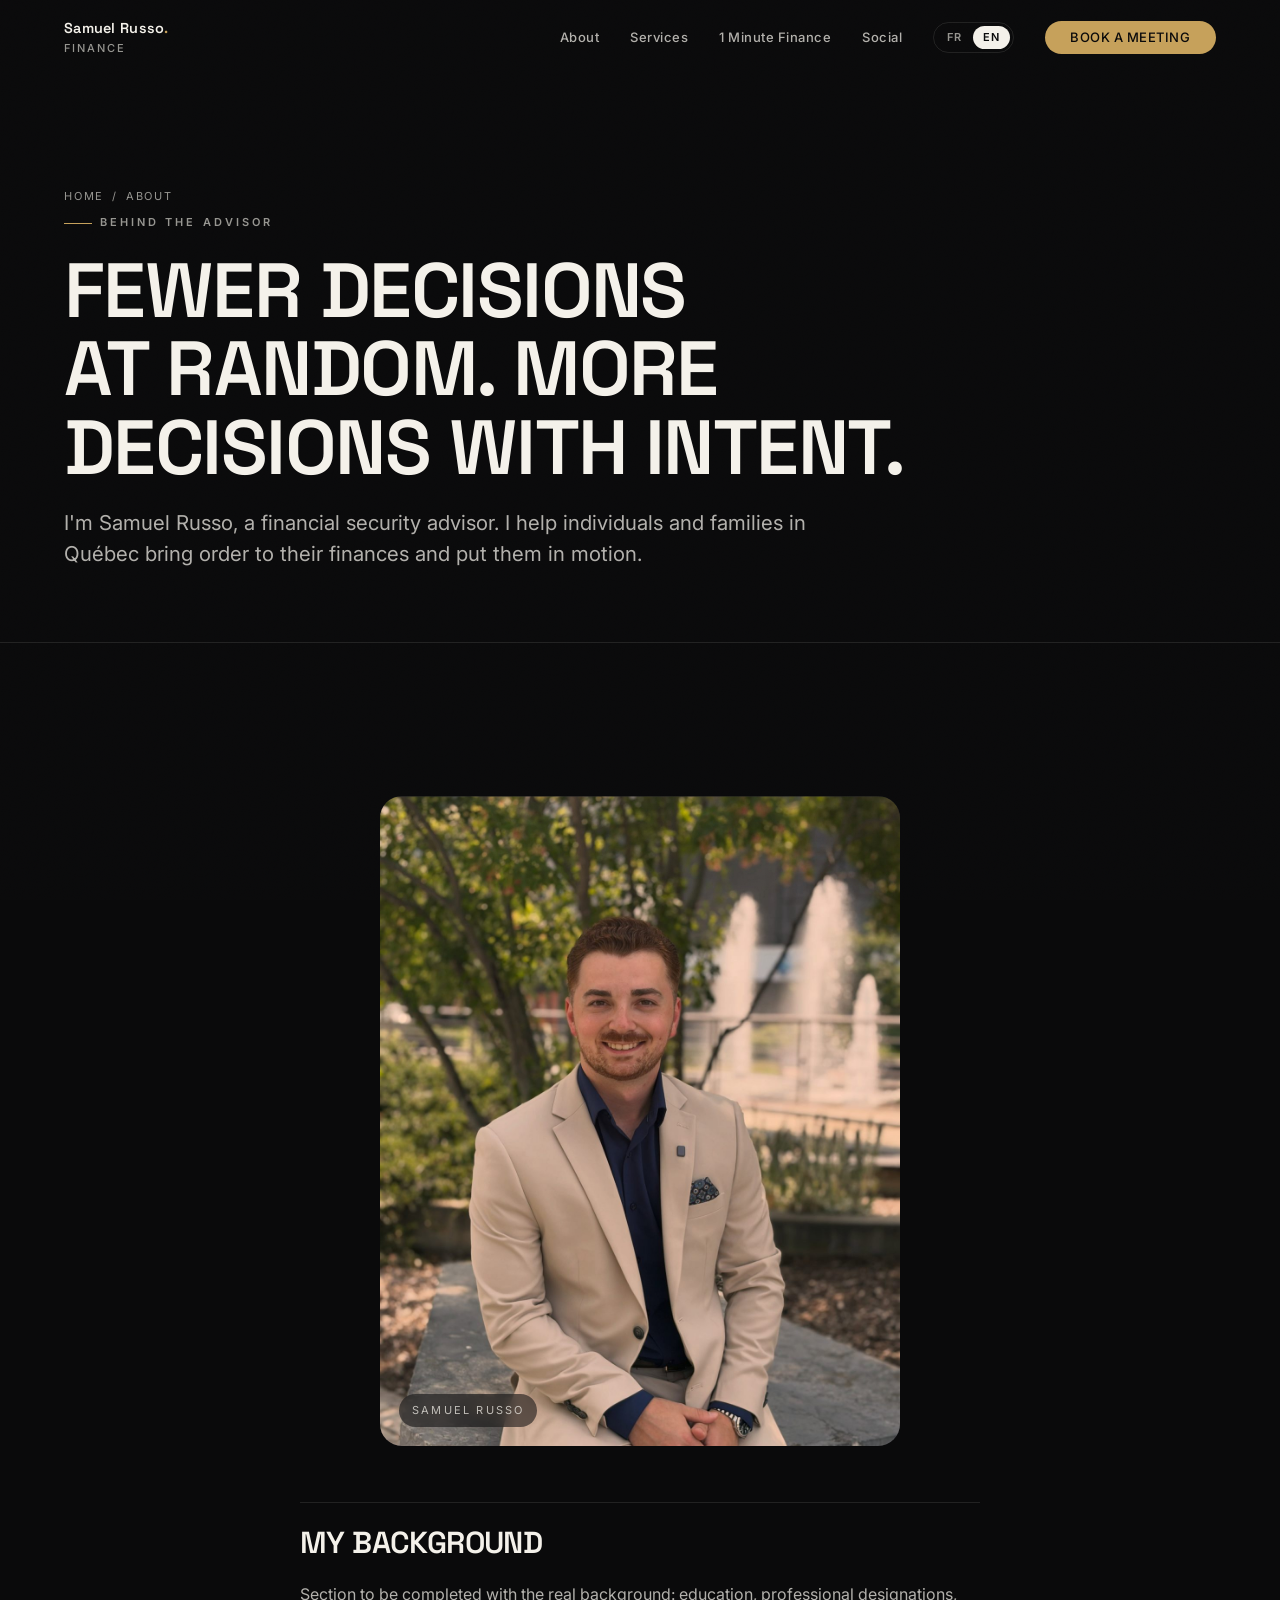
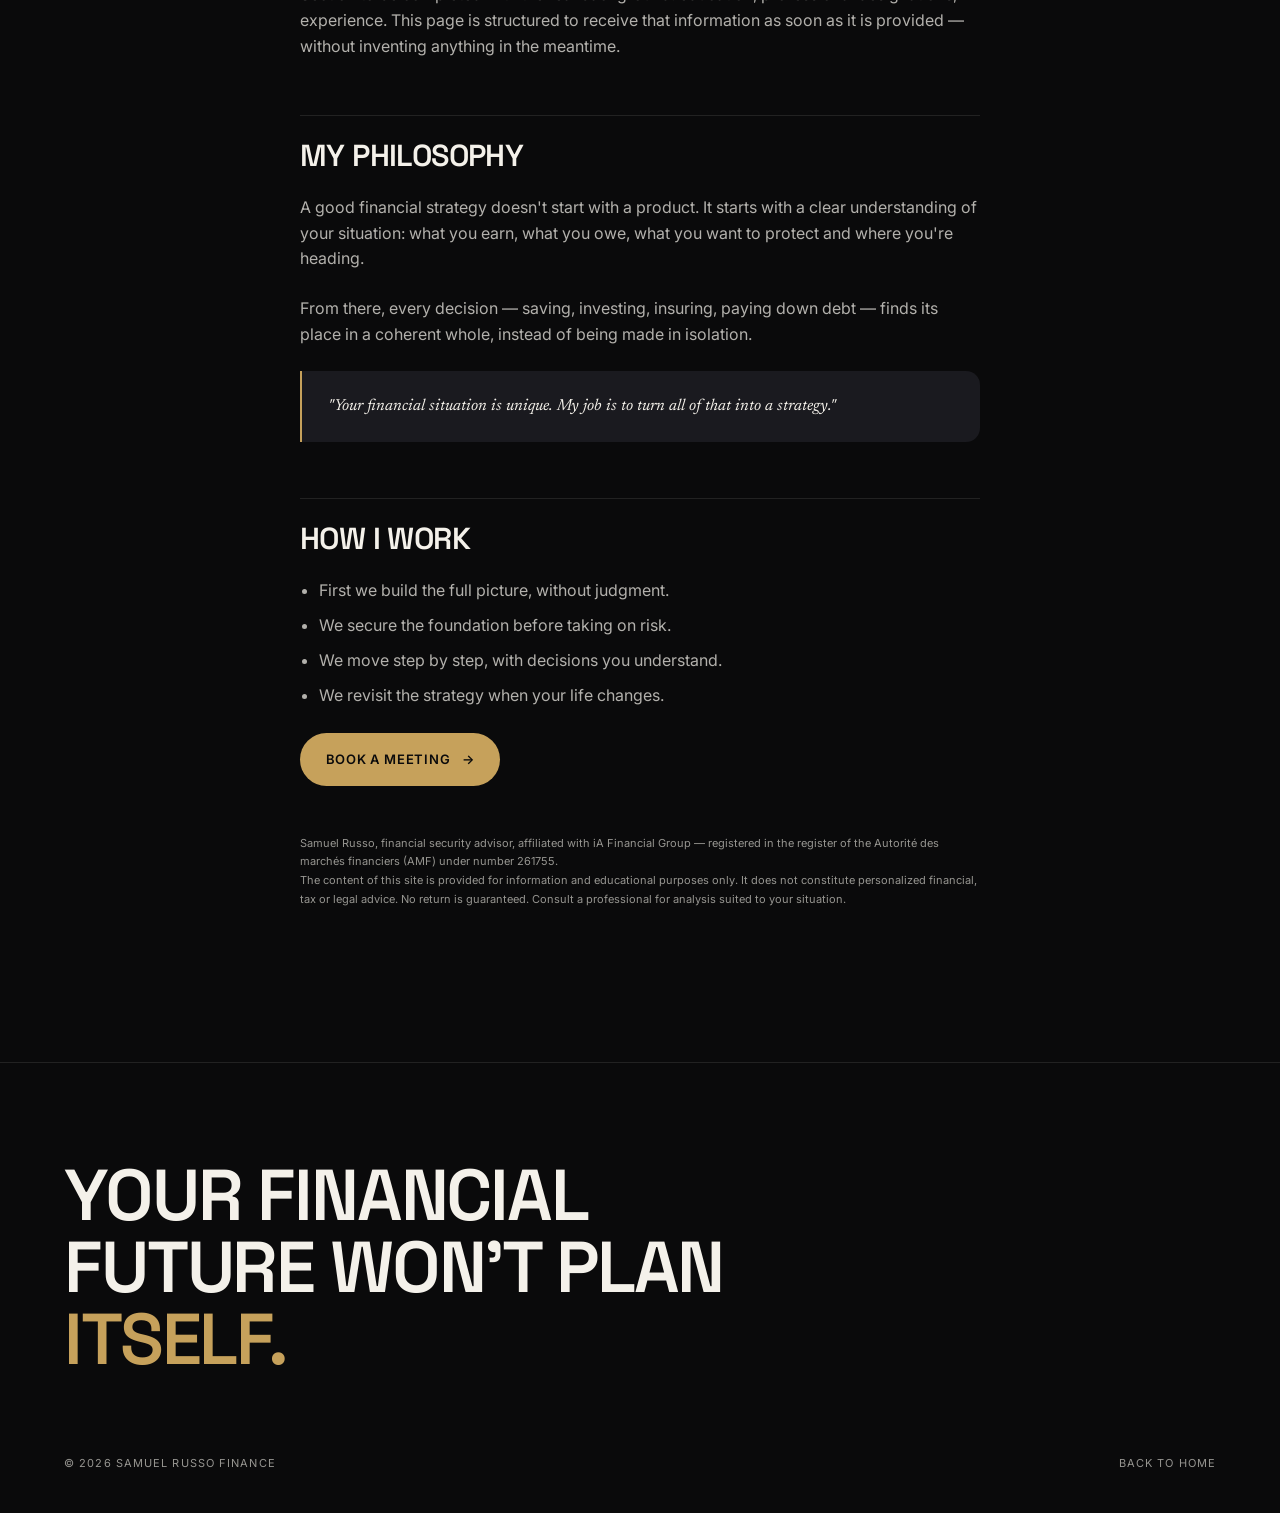
<file: pages/a-propos.html>
<!doctype html>
<html lang="fr-CA">
<head>
  <meta charset="utf-8">
  <meta name="viewport" content="width=device-width, initial-scale=1">
  <meta name="theme-color" content="#0A0A0B">
  <title>À propos — Samuel Russo | Conseiller en sécurité financière</title>
  <meta name="description" content="Samuel Russo, conseiller en sécurité financière rattaché à iA Groupe financier : parcours, philosophie et façon de travailler.">
  <link rel="canonical" href="https://www.samuelrussofinance.ca/pages/a-propos.html">
  <link rel="alternate" hreflang="fr-ca" href="https://www.samuelrussofinance.ca/pages/a-propos.html?lang=fr">
  <link rel="alternate" hreflang="en-ca" href="https://www.samuelrussofinance.ca/pages/a-propos.html?lang=en">
  <meta property="og:title" content="À propos — Samuel Russo Finance">
  <meta property="og:type" content="profile">
  <meta property="og:image" content="https://www.samuelrussofinance.ca/assets/img/og-image.jpg">
  <link rel="icon" href="../favicon.svg" type="image/svg+xml">
  <link rel="preconnect" href="https://fonts.googleapis.com">
  <link rel="preconnect" href="https://fonts.gstatic.com" crossorigin>
  <link rel="stylesheet" href="https://fonts.googleapis.com/css2?family=Space+Grotesk:wght@400;500;600;700&family=Inter:wght@400;500;600&family=Newsreader:ital,wght@1,400;1,500&display=swap">
  <link rel="stylesheet" href="../assets/css/main.css">
</head>
<body>
  <a class="skip-link" href="#contenu" data-i18n="a11y.skip">Aller au contenu</a>

  <header class="nav is-scrolled">
    <div class="nav__inner">
      <a class="brand" href="../index.html" aria-label="Samuel Russo Finance">
        <span>Samuel Russo<span class="brand__dot">.</span><small>Finance</small></span>
      </a>
      <nav class="nav__links" aria-label="Navigation">
        <a href="a-propos.html" class="is-active" data-i18n="nav.about">À propos</a>
        <a href="../index.html#services" data-i18n="nav.services">Services</a>
        <a href="../index.html#minute-finance" data-i18n="nav.minute">1 Minute Finance</a>
        <a href="../index.html#reseaux" data-i18n="nav.socials">Réseaux</a>
        <span class="lang-switch" role="group" aria-label="Langue / Language">
          <button type="button" data-lang="fr">FR</button>
          <button type="button" data-lang="en">EN</button>
        </span>
        <a class="btn btn--accent" href="#" data-booking data-booking-label><span data-booking-text data-i18n="nav.book">Prendre rendez-vous</span></a>
      </nav>
      <button class="nav__toggle" aria-label="Ouvrir le menu" aria-controls="menu-mobile" data-i18n-attr="aria-label:nav.menuOpen"><span></span><span></span><span></span></button>
    </div>
    <div class="nav__overlay" id="menu-mobile" role="dialog" aria-modal="true" aria-label="Menu">
      <a href="a-propos.html" data-i18n="nav.about">À propos</a>
      <a href="../index.html#services" data-i18n="nav.services">Services</a>
      <a href="../index.html#minute-finance" data-i18n="nav.minute">1 Minute Finance</a>
      <a href="../index.html#reseaux" data-i18n="nav.socials">Réseaux</a>
      <a href="#" data-booking data-booking-label><span data-booking-text data-i18n="nav.book">Prendre rendez-vous</span></a>
      <div class="nav__overlay-foot">
        <span class="lang-switch" role="group" aria-label="Langue / Language">
          <button type="button" data-lang="fr">FR</button>
          <button type="button" data-lang="en">EN</button>
        </span>
      </div>
    </div>
  </header>

  <main id="contenu">
    <section class="page-hero">
      <div class="wrap">
        <p class="breadcrumb"><a href="../index.html" data-i18n="crumb.home">Accueil</a> <span>/</span> <span data-i18n="about.crumb">À propos</span></p>
        <p class="overline" data-reveal data-i18n="about.kicker">Derrière le conseiller</p>
        <h1 data-reveal data-i18n="about.h1">Moins de décisions au hasard. Plus de décisions avec intention.</h1>
        <p class="lead" data-reveal data-i18n="about.lead">Je suis Samuel Russo, conseiller en sécurité financière.</p>
      </div>
    </section>

    <div class="wrap">
      <article class="article">
        <figure class="about__portrait" style="max-width:520px;margin-inline:auto" data-reveal="scale">
          <img src="../assets/img/portrait.jpg"
               onerror="this.onerror=null;this.src='../assets/img/portrait.svg'"
               alt="Portrait de Samuel Russo, conseiller en sécurité financière"
               width="900" height="1125" loading="lazy">
          <figcaption>Samuel Russo</figcaption>
        </figure>

        <h2 data-i18n="about.h2parcours">Mon parcours</h2>
        <p data-reveal data-i18n="about.parcours">Section à compléter avec le parcours réel.</p>

        <h2 data-i18n="about.h2philo">Ma philosophie</h2>
        <p data-reveal data-i18n="about.philo1">Une bonne stratégie financière ne commence pas par un produit.</p>
        <p data-reveal data-i18n="about.philo2">Chaque décision trouve sa place dans un ensemble cohérent.</p>
        <div class="callout" data-reveal data-i18n="about.callout">« Votre situation financière est unique. »</div>

        <h2 data-i18n="about.h2methode">Ma façon de travailler</h2>
        <ul>
          <li data-reveal data-i18n="about.m1">On fait d'abord le portrait complet, sans jugement.</li>
          <li data-reveal data-i18n="about.m2">On sécurise la fondation avant de prendre du risque.</li>
          <li data-reveal data-i18n="about.m3">On avance par étapes, avec des décisions que vous comprenez.</li>
          <li data-reveal data-i18n="about.m4">On révise la stratégie quand votre vie change.</li>
        </ul>

        <div class="cta-row" data-reveal>
          <a class="btn btn--accent" href="#" data-booking data-booking-label>
            <span data-booking-text data-i18n="nav.book">Prendre rendez-vous</span> <span class="btn__arrow" aria-hidden="true">→</span>
          </a>
        </div>

        <p class="disclaimer">
          <span data-cfg="compliance.permitInfo">Inscription réglementaire à confirmer.</span><br>
          <span data-cfg="compliance.disclaimer">Le contenu de ce site est fourni à titre informatif et éducatif seulement.</span>
        </p>
      </article>
    </div>
  </main>

  <footer class="footer">
    <div class="wrap">
      <p class="footer__brandline"><span data-i18n="footer.brand1">Votre avenir financier ne se planifie pas</span> <span class="accent" data-i18n="footer.brand2">tout seul.</span></p>
      <div class="footer__bottom">
        <span>© <span data-year>2026</span> Samuel Russo Finance</span>
        <a href="../index.html" data-i18n="page.backHome">Retour à l'accueil</a>
      </div>
    </div>
  </footer>

  <div class="modal" data-booking-modal role="dialog" aria-modal="true" aria-label="Rendez-vous">
    <div class="modal__panel">
      <button class="modal__close" data-booking-close aria-label="Fermer">✕</button>
      <iframe title="Calendrier de prise de rendez-vous" loading="lazy"></iframe>
    </div>
  </div>

  <script src="../assets/js/config.js"></script>
  <script src="../assets/js/i18n.js"></script>
  <script src="../assets/js/i18n-pages.js"></script>
  <script src="../assets/js/modules/animations.js" defer></script>
  <script src="../assets/js/modules/nav.js" defer></script>
  <script src="../assets/js/modules/booking.js" defer></script>
  <script defer>
    document.addEventListener('DOMContentLoaded', function () {
      var y = document.querySelector('[data-year]'); if (y) y.textContent = new Date().getFullYear();
      if (window.SRF && SRF.i18n) {
        SRF.i18n.metaTitleKey = 'meta.about.title';
        SRF.i18n.metaDescKey = 'meta.about.description';
        SRF.i18n.init();
      }
      applyCfg();
      document.addEventListener('srf:langchange', applyCfg);
      if (window.SRF) { SRF.nav && SRF.nav(); SRF.booking && SRF.booking(); SRF.animations && SRF.animations.init(); }
      function applyCfg() {
        if (!window.SRF || !SRF.config) return;
        var c = SRF.config.compliance || {};
        var p = function (v) { return SRF.i18n ? SRF.i18n.pick(v) : (v && v.fr) || v; };
        document.querySelectorAll('[data-cfg="compliance.disclaimer"]').forEach(function (n) { if (c.disclaimer) n.textContent = p(c.disclaimer); });
        document.querySelectorAll('[data-cfg="compliance.permitInfo"]').forEach(function (n) { if (c.permitInfo) n.textContent = p(c.permitInfo); });
      }
    });
  </script>
</body>
</html>
</file>
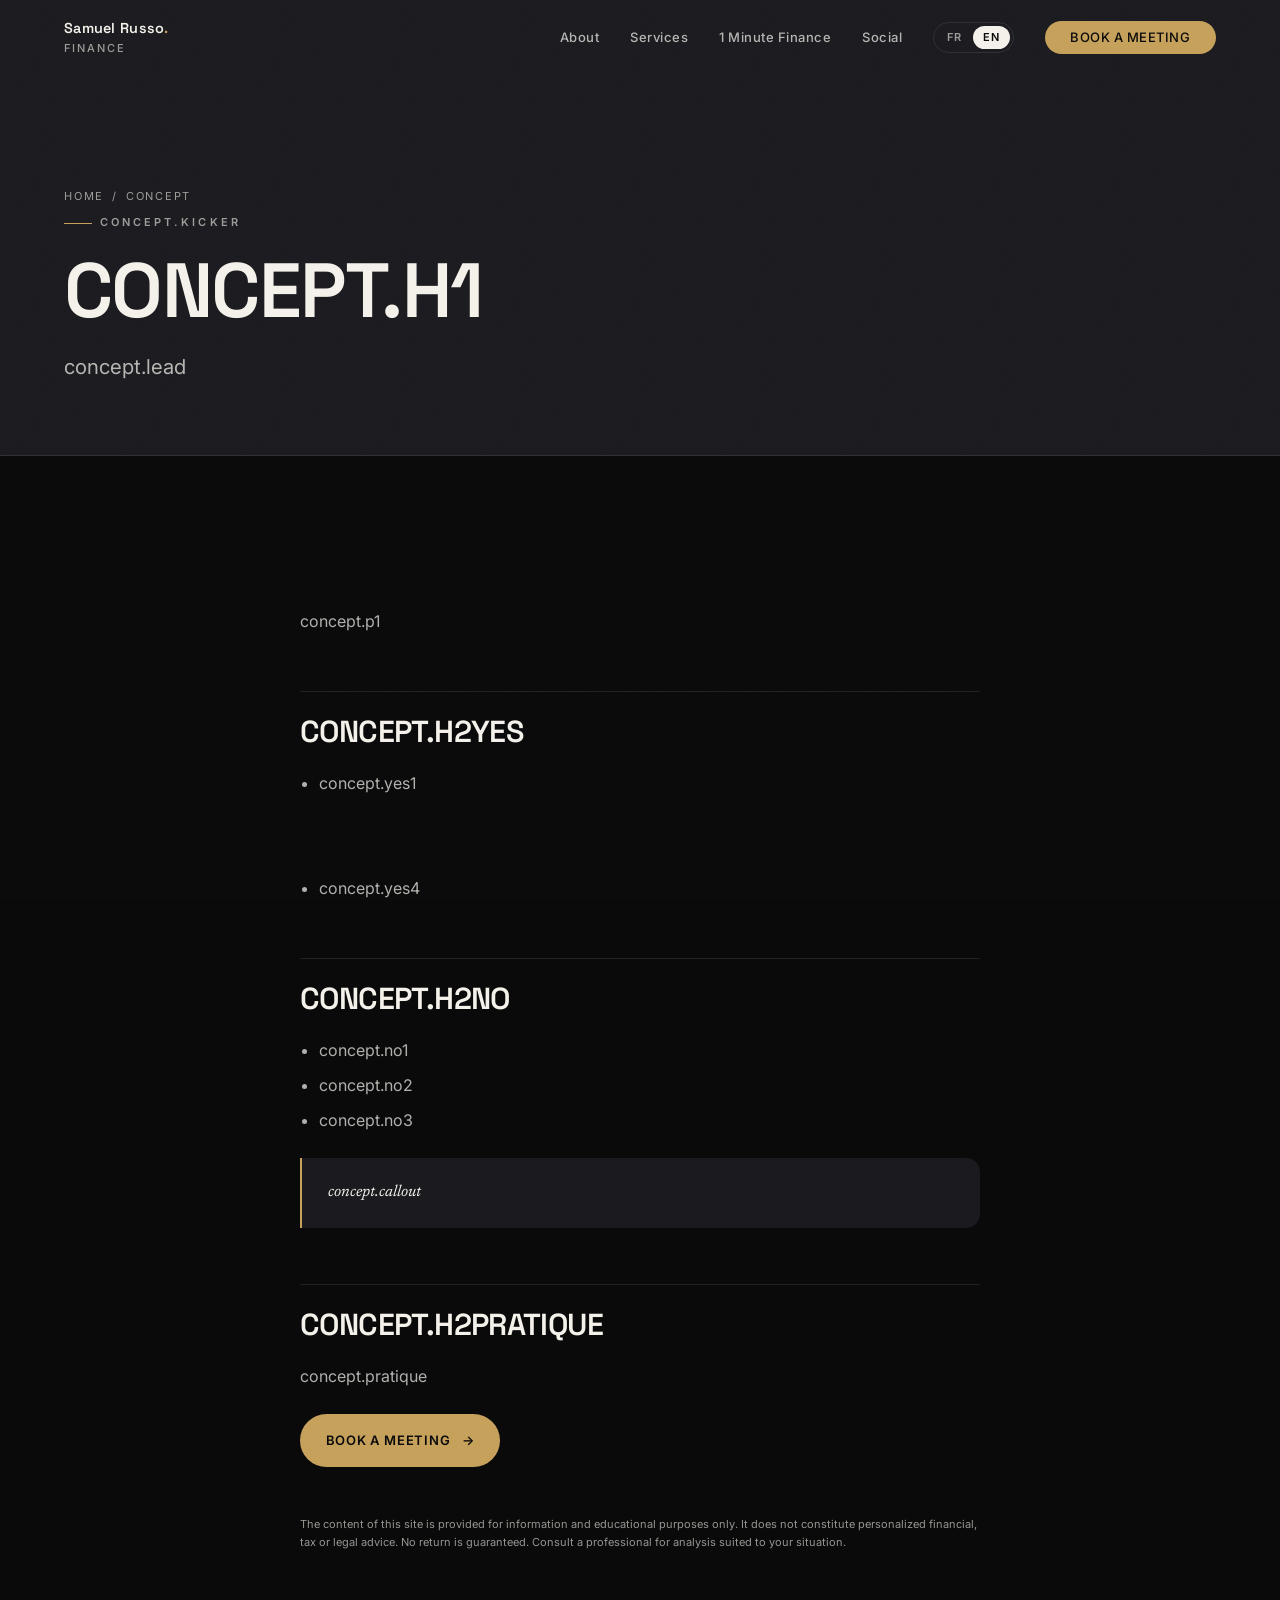
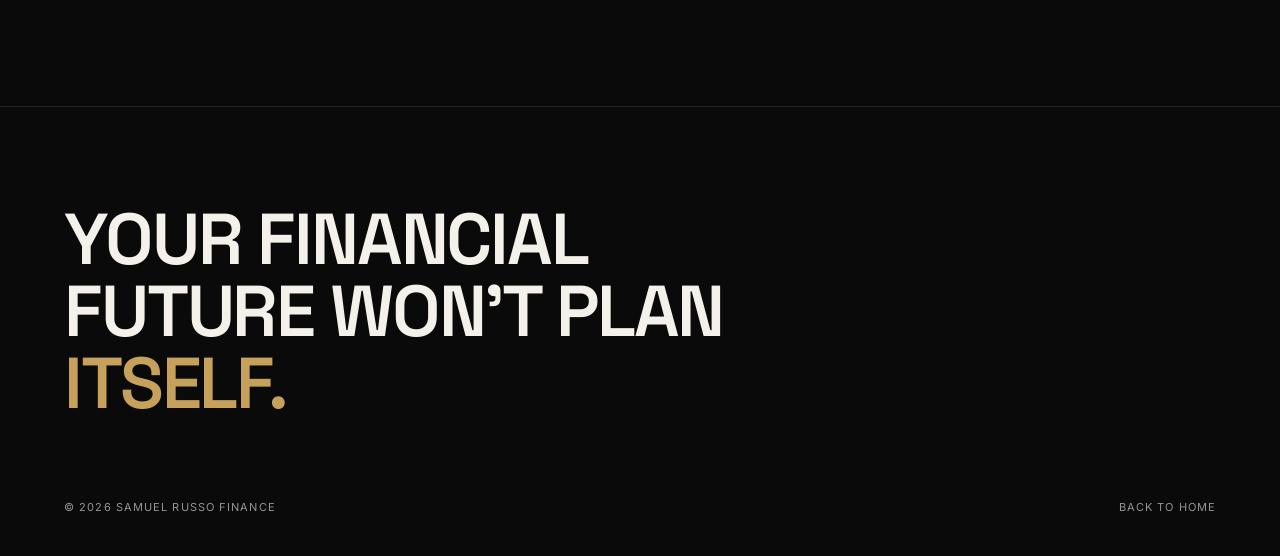
<file: pages/concepts/_TEMPLATE.html>
<!doctype html>
<html lang="fr-CA">
<head>
  <meta charset="utf-8">
  <meta name="viewport" content="width=device-width, initial-scale=1">
  <meta name="theme-color" content="#0A0A0B">
  <title>REER : quand devriez-vous réellement l'utiliser? | Samuel Russo Finance</title>
  <meta name="description" content="Le REER n'est pas toujours le bon premier réflexe. Comprendre quand il travaille vraiment pour vous, selon votre revenu aujourd'hui et à la retraite.">
  <link rel="canonical" href="https://www.samuelrussofinance.ca/pages/concepts/_TEMPLATE.html">
  <link rel="alternate" hreflang="fr-ca" href="https://www.samuelrussofinance.ca/pages/concepts/_TEMPLATE.html?lang=fr">
  <link rel="alternate" hreflang="en-ca" href="https://www.samuelrussofinance.ca/pages/concepts/_TEMPLATE.html?lang=en">
  <meta property="og:title" content="REER : quand devriez-vous réellement l'utiliser?">
  <meta property="og:type" content="article">
  <meta property="og:image" content="https://www.samuelrussofinance.ca/assets/img/og-image.jpg">
  <link rel="icon" href="../../favicon.svg" type="image/svg+xml">
  <link rel="preconnect" href="https://fonts.googleapis.com">
  <link rel="preconnect" href="https://fonts.gstatic.com" crossorigin>
  <link rel="stylesheet" href="https://fonts.googleapis.com/css2?family=Space+Grotesk:wght@400;500;600;700&family=Inter:wght@400;500;600&family=Newsreader:ital,wght@1,400;1,500&display=swap">
  <link rel="stylesheet" href="../../assets/css/main.css">
  <script type="application/ld+json">
  {
    "@context": "https://schema.org",
    "@type": "Article",
    "headline": "REER : quand devriez-vous réellement l'utiliser?",
    "about": "Régime enregistré d'épargne-retraite",
    "inLanguage": ["fr-CA", "en-CA"],
    "author": { "@type": "Person", "name": "Samuel Russo" },
    "publisher": { "@type": "Organization", "name": "Samuel Russo Finance" }
  }
  </script>
</head>
<body>
  <!--
    ===========================================================================
    GABARIT DE PAGE CONCEPT  (bilingue FR / EN)
    ---------------------------------------------------------------------------
    Pour créer « celi » :
      1. Copier ce fichier  ->  celi.html
      2. Remplacer _TEMPLATE.html par celi.html (liens canoniques + hreflang)
      3. Remplir <title>, meta, JSON-LD, et le texte de secours (fallback FR)
      4. Dans /assets/js/i18n-pages.js : ajouter les clés  concept.*  et
         meta.CONCEPT.*  en FR et EN (ici renommées pour ce concept)
      5. Dans le <script> en bas : pointer metaTitleKey / metaDescKey
      6. Dans /assets/js/data/concepts.js : mettre  hasPage: true
      7. Ajouter l'URL (FR + EN) dans /sitemap.xml
    Ne jamais inventer de chiffres de rendement ni de garanties.
    ===========================================================================
  -->
  <a class="skip-link" href="#contenu" data-i18n="a11y.skip">Aller au contenu</a>

  <header class="nav is-scrolled">
    <div class="nav__inner">
      <a class="brand" href="../../index.html" aria-label="Samuel Russo Finance">
        <span>Samuel Russo<span class="brand__dot">.</span><small>Finance</small></span>
      </a>
      <nav class="nav__links" aria-label="Navigation">
        <a href="../a-propos.html" data-i18n="nav.about">À propos</a>
        <a href="../../index.html#services" data-i18n="nav.services">Services</a>
        <a href="../../index.html#minute-finance" data-i18n="nav.minute">1 Minute Finance</a>
        <a href="../../index.html#reseaux" data-i18n="nav.socials">Réseaux</a>
        <span class="lang-switch" role="group" aria-label="Langue / Language">
          <button type="button" data-lang="fr">FR</button>
          <button type="button" data-lang="en">EN</button>
        </span>
        <a class="btn btn--accent" href="#" data-booking data-booking-label><span data-booking-text data-i18n="nav.book">Prendre rendez-vous</span></a>
      </nav>
      <button class="nav__toggle" aria-label="Ouvrir le menu" aria-controls="menu-mobile" data-i18n-attr="aria-label:nav.menuOpen"><span></span><span></span><span></span></button>
    </div>
    <div class="nav__overlay" id="menu-mobile" role="dialog" aria-modal="true" aria-label="Menu">
      <a href="../a-propos.html" data-i18n="nav.about">À propos</a>
      <a href="../../index.html#services" data-i18n="nav.services">Services</a>
      <a href="../../index.html#minute-finance" data-i18n="nav.minute">1 Minute Finance</a>
      <a href="../../index.html#reseaux" data-i18n="nav.socials">Réseaux</a>
      <a href="#" data-booking data-booking-label><span data-booking-text data-i18n="nav.book">Prendre rendez-vous</span></a>
      <div class="nav__overlay-foot">
        <span class="lang-switch" role="group" aria-label="Langue / Language">
          <button type="button" data-lang="fr">FR</button>
          <button type="button" data-lang="en">EN</button>
        </span>
      </div>
    </div>
  </header>

  <main id="contenu">
    <section class="page-hero page-hero--concept">
      <div class="wrap">
        <p class="breadcrumb">
          <a href="../../index.html" data-i18n="crumb.home">Accueil</a> <span>/</span> <span>CONCEPT</span>
        </p>
        <p class="overline" data-reveal data-i18n="concept.kicker">Retraite · 4 min de lecture</p>
        <h1 data-reveal data-i18n="concept.h1">Quand devriez-vous réellement utiliser votre REER?</h1>
        <p class="lead" data-reveal data-i18n="concept.lead">Le REER est un outil, pas un objectif.</p>
      </div>
    </section>

    <div class="wrap">
      <article class="article">
        <p data-reveal data-i18n="concept.p1">Cotiser à un REER procure une déduction fiscale immédiate.</p>

        <h2 data-i18n="concept.h2yes">Le REER a du sens quand…</h2>
        <ul>
          <li data-reveal data-i18n="concept.yes1">Votre revenu actuel vous place dans une tranche d'imposition élevée.</li>
          <li data-reveal data-i18n="concept.yes2">Vous prévoyez un revenu plus modeste à la retraite.</li>
          <li data-reveal data-i18n="concept.yes3">Vous utilisez le remboursement d'impôt de façon productive.</li>
          <li data-reveal data-i18n="concept.yes4">Vous visez le RAP ou le REEP.</li>
        </ul>

        <h2 data-i18n="concept.h2no">Le REER est moins évident quand…</h2>
        <ul>
          <li data-reveal data-i18n="concept.no1">Votre revenu est encore bas : le CELI ou le CELIAPP peuvent primer.</li>
          <li data-reveal data-i18n="concept.no2">Vos revenus de retraite prévus seront élevés.</li>
          <li data-reveal data-i18n="concept.no3">Un retrait imposable risquerait de réduire des prestations liées au revenu.</li>
        </ul>

        <div class="callout" data-reveal data-i18n="concept.callout">La vraie question : dans quel ordre, et pour quel objectif?</div>

        <h2 data-i18n="concept.h2pratique">En pratique</h2>
        <p data-reveal data-i18n="concept.pratique">Pour la plupart des gens, la réponse combine plusieurs comptes.</p>

        <div class="cta-row" data-reveal>
          <a class="btn btn--accent" href="#" data-booking data-booking-label>
            <span data-booking-text data-i18n="nav.book">Prendre rendez-vous</span> <span class="btn__arrow" aria-hidden="true">→</span>
          </a>
        </div>

        <p class="disclaimer" data-cfg="compliance.disclaimer">Le contenu de ce site est fourni à titre informatif et éducatif seulement.</p>
      </article>
    </div>
  </main>

  <footer class="footer">
    <div class="wrap">
      <p class="footer__brandline"><span data-i18n="footer.brand1">Votre avenir financier ne se planifie pas</span> <span class="accent" data-i18n="footer.brand2">tout seul.</span></p>
      <div class="footer__bottom">
        <span>© <span data-year>2026</span> Samuel Russo Finance</span>
        <a href="../../index.html" data-i18n="page.backHome">Retour à l'accueil</a>
      </div>
    </div>
  </footer>

  <div class="modal" data-booking-modal role="dialog" aria-modal="true" aria-label="Rendez-vous">
    <div class="modal__panel">
      <button class="modal__close" data-booking-close aria-label="Fermer">✕</button>
      <iframe title="Calendrier de prise de rendez-vous" loading="lazy"></iframe>
    </div>
  </div>

  <script src="../../assets/js/config.js"></script>
  <script src="../../assets/js/i18n.js"></script>
  <script src="../../assets/js/i18n-pages.js"></script>
  <script src="../../assets/js/modules/animations.js" defer></script>
  <script src="../../assets/js/modules/nav.js" defer></script>
  <script src="../../assets/js/modules/booking.js" defer></script>
  <script defer>
    document.addEventListener('DOMContentLoaded', function () {
      var y = document.querySelector('[data-year]'); if (y) y.textContent = new Date().getFullYear();
      if (window.SRF && SRF.i18n) {
        SRF.i18n.metaTitleKey = 'meta.CONCEPT.title';
        SRF.i18n.metaDescKey = 'meta.CONCEPT.description';
        SRF.i18n.init();
      }
      applyCfg();
      document.addEventListener('srf:langchange', applyCfg);
      if (window.SRF) { SRF.nav && SRF.nav(); SRF.booking && SRF.booking(); SRF.animations && SRF.animations.init(); }
      function applyCfg() {
        if (!window.SRF || !SRF.config) return;
        var c = SRF.config.compliance || {};
        var p = function (v) { return SRF.i18n ? SRF.i18n.pick(v) : (v && v.fr) || v; };
        document.querySelectorAll('[data-cfg="compliance.disclaimer"]').forEach(function (n) { if (c.disclaimer) n.textContent = p(c.disclaimer); });
      }
    });
  </script>
</body>
</html>
</file>
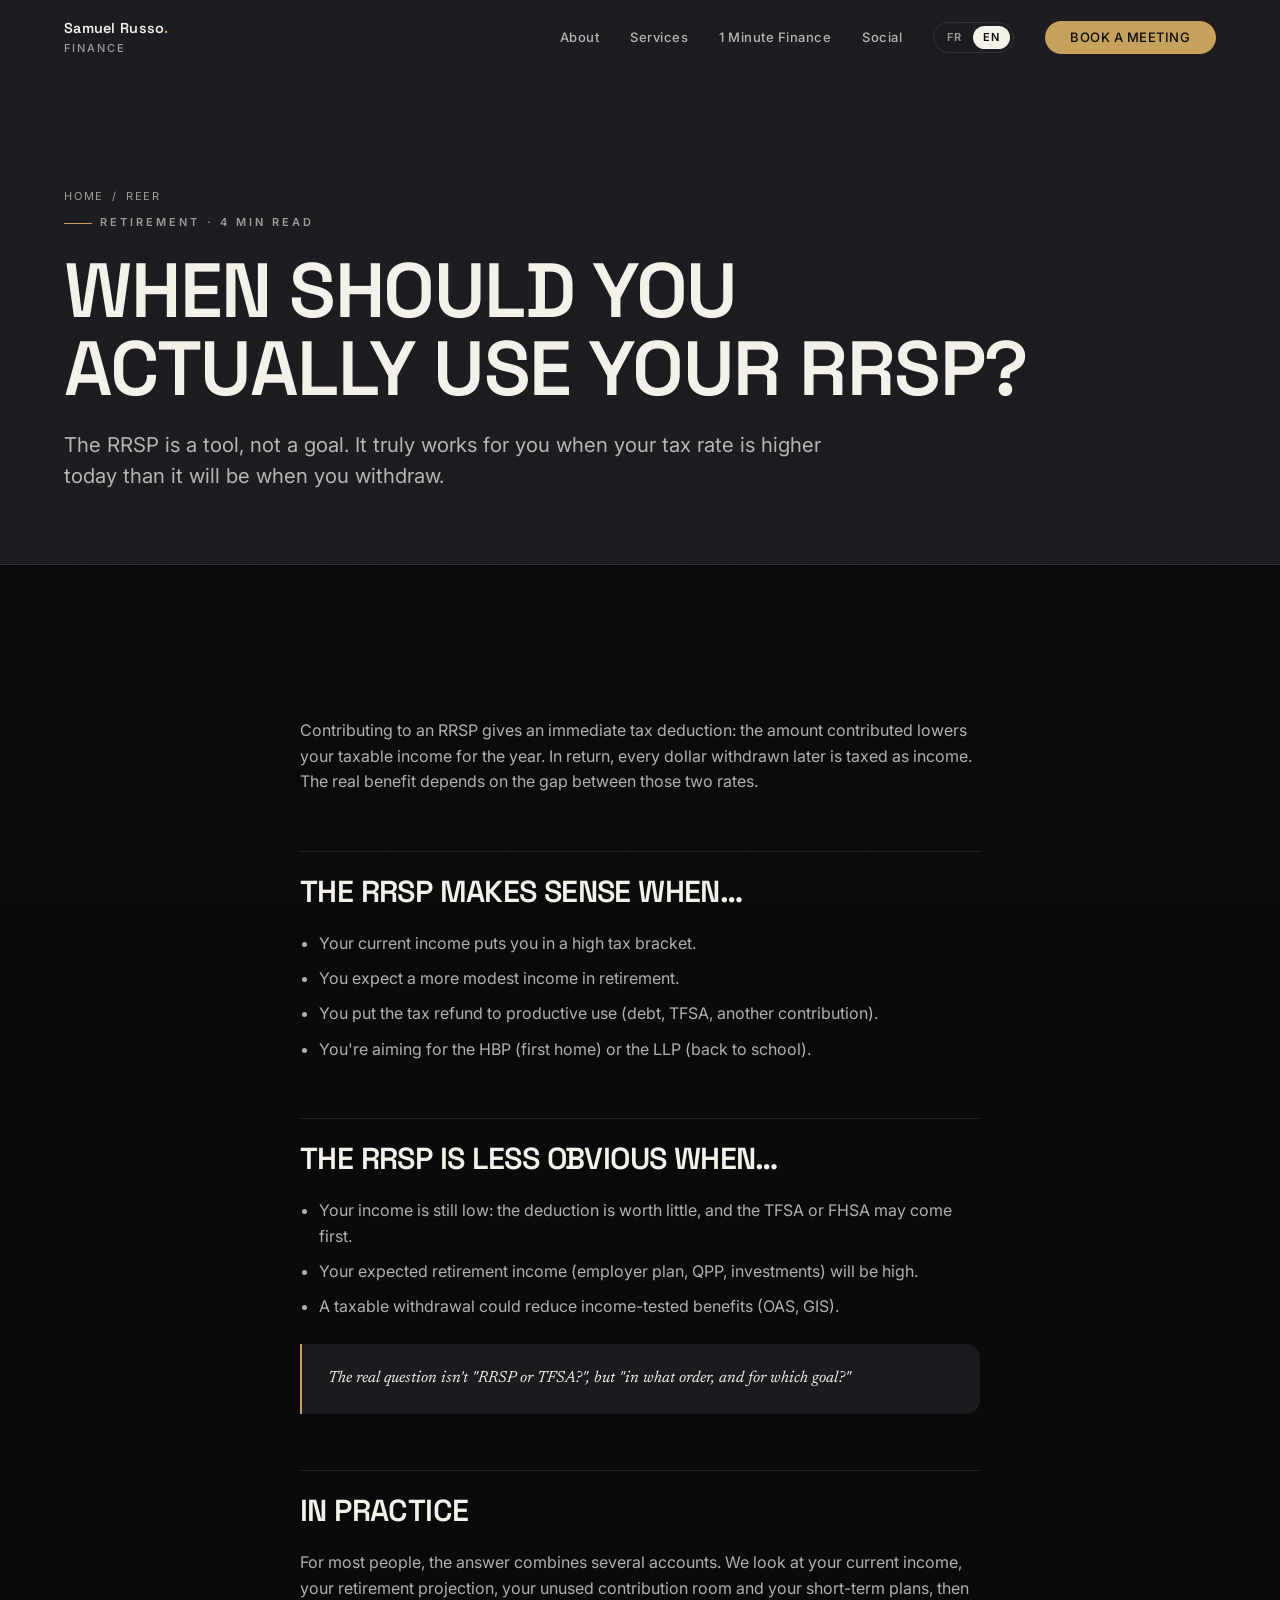
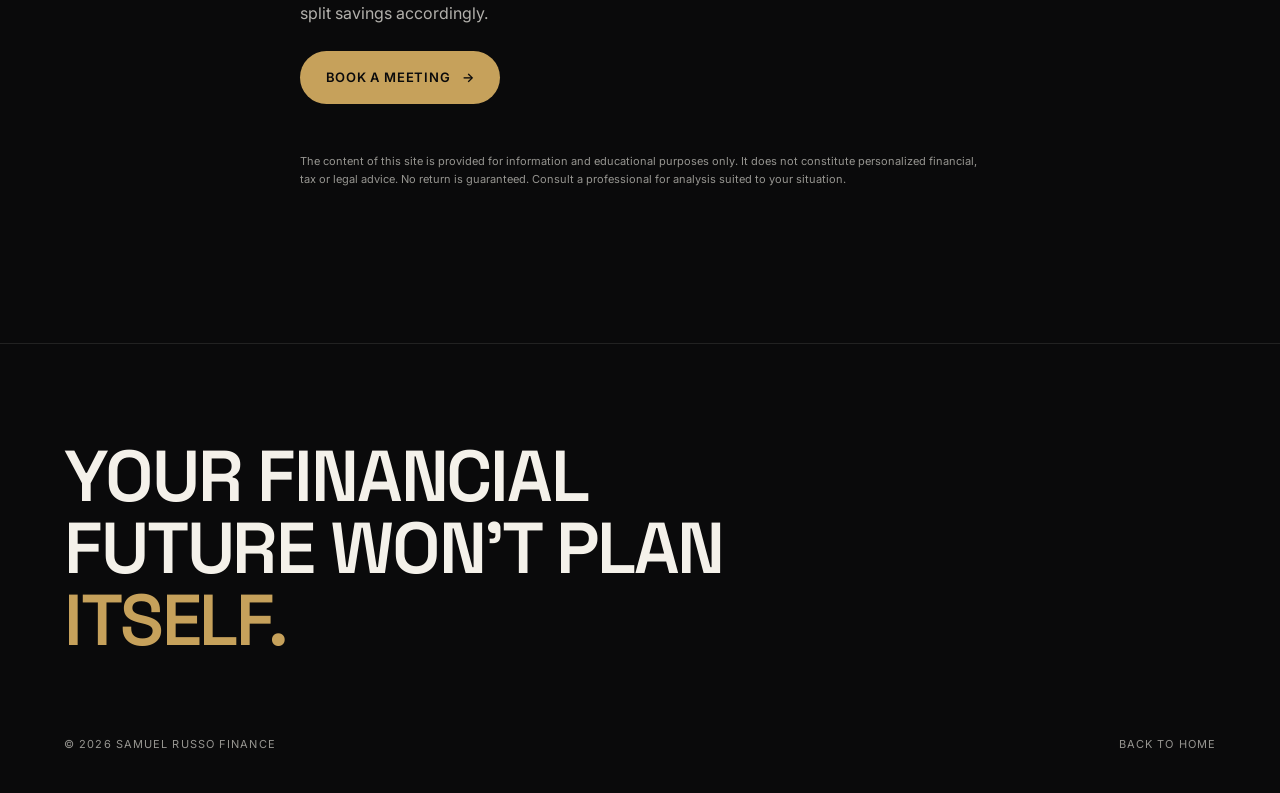
<file: pages/concepts/reer.html>
<!doctype html>
<html lang="fr-CA">
<head>
  <meta charset="utf-8">
  <meta name="viewport" content="width=device-width, initial-scale=1">
  <meta name="theme-color" content="#0A0A0B">
  <title>REER : quand devriez-vous réellement l'utiliser? | Samuel Russo Finance</title>
  <meta name="description" content="Le REER n'est pas toujours le bon premier réflexe. Comprendre quand il travaille vraiment pour vous, selon votre revenu aujourd'hui et à la retraite.">
  <link rel="canonical" href="https://www.samuelrussofinance.ca/pages/concepts/reer.html">
  <link rel="alternate" hreflang="fr-ca" href="https://www.samuelrussofinance.ca/pages/concepts/reer.html?lang=fr">
  <link rel="alternate" hreflang="en-ca" href="https://www.samuelrussofinance.ca/pages/concepts/reer.html?lang=en">
  <meta property="og:title" content="REER : quand devriez-vous réellement l'utiliser?">
  <meta property="og:type" content="article">
  <meta property="og:image" content="https://www.samuelrussofinance.ca/assets/img/og-image.jpg">
  <link rel="icon" href="../../favicon.svg" type="image/svg+xml">
  <link rel="preconnect" href="https://fonts.googleapis.com">
  <link rel="preconnect" href="https://fonts.gstatic.com" crossorigin>
  <link rel="stylesheet" href="https://fonts.googleapis.com/css2?family=Space+Grotesk:wght@400;500;600;700&family=Inter:wght@400;500;600&family=Newsreader:ital,wght@1,400;1,500&display=swap">
  <link rel="stylesheet" href="../../assets/css/main.css">
  <script type="application/ld+json">
  {
    "@context": "https://schema.org",
    "@type": "Article",
    "headline": "REER : quand devriez-vous réellement l'utiliser?",
    "about": "Régime enregistré d'épargne-retraite",
    "inLanguage": ["fr-CA", "en-CA"],
    "author": { "@type": "Person", "name": "Samuel Russo" },
    "publisher": { "@type": "Organization", "name": "Samuel Russo Finance" }
  }
  </script>
</head>
<body>
  <a class="skip-link" href="#contenu" data-i18n="a11y.skip">Aller au contenu</a>

  <header class="nav is-scrolled">
    <div class="nav__inner">
      <a class="brand" href="../../index.html" aria-label="Samuel Russo Finance">
        <span>Samuel Russo<span class="brand__dot">.</span><small>Finance</small></span>
      </a>
      <nav class="nav__links" aria-label="Navigation">
        <a href="../a-propos.html" data-i18n="nav.about">À propos</a>
        <a href="../../index.html#services" data-i18n="nav.services">Services</a>
        <a href="../../index.html#minute-finance" data-i18n="nav.minute">1 Minute Finance</a>
        <a href="../../index.html#reseaux" data-i18n="nav.socials">Réseaux</a>
        <span class="lang-switch" role="group" aria-label="Langue / Language">
          <button type="button" data-lang="fr">FR</button>
          <button type="button" data-lang="en">EN</button>
        </span>
        <a class="btn btn--accent" href="#" data-booking data-booking-label><span data-booking-text data-i18n="nav.book">Prendre rendez-vous</span></a>
      </nav>
      <button class="nav__toggle" aria-label="Ouvrir le menu" aria-controls="menu-mobile" data-i18n-attr="aria-label:nav.menuOpen"><span></span><span></span><span></span></button>
    </div>
    <div class="nav__overlay" id="menu-mobile" role="dialog" aria-modal="true" aria-label="Menu">
      <a href="../a-propos.html" data-i18n="nav.about">À propos</a>
      <a href="../../index.html#services" data-i18n="nav.services">Services</a>
      <a href="../../index.html#minute-finance" data-i18n="nav.minute">1 Minute Finance</a>
      <a href="../../index.html#reseaux" data-i18n="nav.socials">Réseaux</a>
      <a href="#" data-booking data-booking-label><span data-booking-text data-i18n="nav.book">Prendre rendez-vous</span></a>
      <div class="nav__overlay-foot">
        <span class="lang-switch" role="group" aria-label="Langue / Language">
          <button type="button" data-lang="fr">FR</button>
          <button type="button" data-lang="en">EN</button>
        </span>
      </div>
    </div>
  </header>

  <main id="contenu">
    <section class="page-hero page-hero--concept">
      <div class="wrap">
        <p class="breadcrumb">
          <a href="../../index.html" data-i18n="crumb.home">Accueil</a> <span>/</span> <span>REER</span>
        </p>
        <p class="overline" data-reveal data-i18n="reer.kicker">Retraite · 4 min de lecture</p>
        <h1 data-reveal data-i18n="reer.h1">Quand devriez-vous réellement utiliser votre REER?</h1>
        <p class="lead" data-reveal data-i18n="reer.lead">Le REER est un outil, pas un objectif.</p>
      </div>
    </section>

    <div class="wrap">
      <article class="article">
        <p data-reveal data-i18n="reer.p1">Cotiser à un REER procure une déduction fiscale immédiate.</p>

        <h2 data-i18n="reer.h2yes">Le REER a du sens quand…</h2>
        <ul>
          <li data-reveal data-i18n="reer.yes1">Votre revenu actuel vous place dans une tranche d'imposition élevée.</li>
          <li data-reveal data-i18n="reer.yes2">Vous prévoyez un revenu plus modeste à la retraite.</li>
          <li data-reveal data-i18n="reer.yes3">Vous utilisez le remboursement d'impôt de façon productive.</li>
          <li data-reveal data-i18n="reer.yes4">Vous visez le RAP ou le REEP.</li>
        </ul>

        <h2 data-i18n="reer.h2no">Le REER est moins évident quand…</h2>
        <ul>
          <li data-reveal data-i18n="reer.no1">Votre revenu est encore bas : le CELI ou le CELIAPP peuvent primer.</li>
          <li data-reveal data-i18n="reer.no2">Vos revenus de retraite prévus seront élevés.</li>
          <li data-reveal data-i18n="reer.no3">Un retrait imposable risquerait de réduire des prestations liées au revenu.</li>
        </ul>

        <div class="callout" data-reveal data-i18n="reer.callout">La vraie question : dans quel ordre, et pour quel objectif?</div>

        <h2 data-i18n="reer.h2pratique">En pratique</h2>
        <p data-reveal data-i18n="reer.pratique">Pour la plupart des gens, la réponse combine plusieurs comptes.</p>

        <div class="cta-row" data-reveal>
          <a class="btn btn--accent" href="#" data-booking data-booking-label>
            <span data-booking-text data-i18n="nav.book">Prendre rendez-vous</span> <span class="btn__arrow" aria-hidden="true">→</span>
          </a>
        </div>

        <p class="disclaimer" data-cfg="compliance.disclaimer">Le contenu de ce site est fourni à titre informatif et éducatif seulement.</p>
      </article>
    </div>
  </main>

  <footer class="footer">
    <div class="wrap">
      <p class="footer__brandline"><span data-i18n="footer.brand1">Votre avenir financier ne se planifie pas</span> <span class="accent" data-i18n="footer.brand2">tout seul.</span></p>
      <div class="footer__bottom">
        <span>© <span data-year>2026</span> Samuel Russo Finance</span>
        <a href="../../index.html" data-i18n="page.backHome">Retour à l'accueil</a>
      </div>
    </div>
  </footer>

  <div class="modal" data-booking-modal role="dialog" aria-modal="true" aria-label="Rendez-vous">
    <div class="modal__panel">
      <button class="modal__close" data-booking-close aria-label="Fermer">✕</button>
      <iframe title="Calendrier de prise de rendez-vous" loading="lazy"></iframe>
    </div>
  </div>

  <script src="../../assets/js/config.js"></script>
  <script src="../../assets/js/i18n.js"></script>
  <script src="../../assets/js/i18n-pages.js"></script>
  <script src="../../assets/js/modules/animations.js" defer></script>
  <script src="../../assets/js/modules/nav.js" defer></script>
  <script src="../../assets/js/modules/booking.js" defer></script>
  <script defer>
    document.addEventListener('DOMContentLoaded', function () {
      var y = document.querySelector('[data-year]'); if (y) y.textContent = new Date().getFullYear();
      if (window.SRF && SRF.i18n) {
        SRF.i18n.metaTitleKey = 'meta.reer.title';
        SRF.i18n.metaDescKey = 'meta.reer.description';
        SRF.i18n.init();
      }
      applyCfg();
      document.addEventListener('srf:langchange', applyCfg);
      if (window.SRF) { SRF.nav && SRF.nav(); SRF.booking && SRF.booking(); SRF.animations && SRF.animations.init(); }
      function applyCfg() {
        if (!window.SRF || !SRF.config) return;
        var c = SRF.config.compliance || {};
        var p = function (v) { return SRF.i18n ? SRF.i18n.pick(v) : (v && v.fr) || v; };
        document.querySelectorAll('[data-cfg="compliance.disclaimer"]').forEach(function (n) { if (c.disclaimer) n.textContent = p(c.disclaimer); });
      }
    });
  </script>
</body>
</html>
</file>
<file: assets/css/main.css>
/* =============================================================================
   SAMUEL RUSSO FINANCE — SYSTÈME VISUEL
   -----------------------------------------------------------------------------
   1. Tokens (couleurs, typographie, espacements)
   2. Reset & base
   3. Typographie éditoriale
   4. Layout & utilitaires
   5. Navigation
   6. Boutons / CTA
   7. Sections
   8. Animations (reveal, parallax)
   9. Responsive
   10. Accessibilité / reduced-motion
   ============================================================================= */

/* 1. TOKENS ---------------------------------------------------------------- */
:root {
  /* Palette */
  --noir:        #0A0A0B;
  --noir-800:    #101012;
  --noir-700:    #16161A;
  --surface:     #1A1A1F;
  --surface-2:   #212128;
  --graphite:    #8A8A93;
  --graphite-2:  #5A5A62;
  --ligne:       rgba(244, 241, 234, 0.10);
  --ligne-forte: rgba(244, 241, 234, 0.20);
  --blanc:       #F4F1EA;
  --blanc-doux:  rgba(244, 241, 234, 0.72);
  --blanc-faible:rgba(244, 241, 234, 0.60);

  /* Accent — brass / or, utilisé avec parcimonie */
  --accent:      #C6A15B;
  --accent-clair:#E4C88A;
  --accent-sombre:#8A6F3A;
  /* Variante d'encre de l'accent, pour du texte doré lisible sur fond clair
     (le doré normal échoue en contraste sur du blanc cassé — voir §section--light) */
  --accent-ink:  #6B5527;
  --ok-ink:      #2F6B4F;  /* confirmation, sur fond clair */
  --err-ink:     #B04632;  /* erreur, sur fond clair */

  /* Deux encres seulement — noir profond et anthracite — qui alternent
     d'une section à l'autre, comme des pages de magazine. Aucune teinte :
     l'or reste le seul accent de la marque, réservé aux deux moments forts
     (1 Minute Finance, Rendez-vous) et aux éléments interactifs. */
  --anthracite:   #1B1B20;
  --anthracite-2: #202027;

  /* Typographie */
  --font-display: 'Space Grotesk', 'Helvetica Neue', Arial, sans-serif;
  --font-body:    'Inter', -apple-system, BlinkMacSystemFont, 'Segoe UI', Roboto, sans-serif;
  --font-serif:   'Newsreader', Georgia, 'Times New Roman', serif;

  /* Échelle typographique fluide */
  --fs-mega:   clamp(2.6rem, 8.2vw, 7.5rem);
  --fs-h1:     clamp(2.3rem, 6vw, 5rem);
  --fs-h2:     clamp(2rem, 5vw, 4rem);
  --fs-h3:     clamp(1.35rem, 2.4vw, 1.9rem);
  --fs-lead:   clamp(1.1rem, 1.6vw, 1.45rem);
  --fs-body:   clamp(1rem, 1.05vw, 1.075rem);
  --fs-small:  0.8125rem;
  --fs-micro:  0.6875rem;

  /* Espacements */
  --space-section: clamp(5rem, 12vw, 11rem);
  --gutter:        clamp(1.25rem, 5vw, 5rem);
  --maxw:          1500px;
  --maxw-text:     62ch;

  /* Divers */
  --radius:      14px;
  --radius-lg:   22px;
  --ease:        cubic-bezier(0.22, 1, 0.36, 1);
  --ease-out:    cubic-bezier(0.16, 1, 0.3, 1);
  --dur:         0.6s;
  --nav-h:       76px;
}

/* 2. RESET & BASE -------------------------------------------------------- */
*, *::before, *::after { box-sizing: border-box; margin: 0; padding: 0; }

html {
  -webkit-text-size-adjust: 100%;
  scroll-behavior: smooth;
  scroll-padding-top: var(--nav-h);
}

body {
  background: var(--noir);
  color: var(--blanc);
  font-family: var(--font-body);
  font-size: var(--fs-body);
  line-height: 1.6;
  font-weight: 400;
  -webkit-font-smoothing: antialiased;
  -moz-osx-font-smoothing: grayscale;
  text-rendering: optimizeLegibility;
  overflow-x: hidden;
  overflow-x: clip; /* clip ne crée pas de conteneur de défilement : sticky reste fonctionnel */
}
/* Sur mobile, le moindre élément qui dépasse à droite (éléments qui glissent à l'apparition,
   anneau qui tourne dans Réseaux…) élargit la page : on voit alors une barre noire et la
   page se décale à gauche. On coupe donc tout débordement horizontal à la racine. */
html { overflow-x: hidden; overflow-x: clip; }

img, svg, video { display: block; max-width: 100%; height: auto; }
picture { display: contents; }

a { color: inherit; text-decoration: none; }
button { font: inherit; color: inherit; background: none; border: none; cursor: pointer; }
ul { list-style: none; }

::selection { background: var(--accent); color: var(--noir); }

:focus-visible {
  outline: 2px solid var(--accent-clair);
  outline-offset: 3px;
  border-radius: 2px;
}

/* Fond grain / texture très subtile */
body::before {
  content: '';
  position: fixed;
  inset: 0;
  pointer-events: none;
  z-index: 1;
  opacity: 0.035;
  background-image: url("data:image/svg+xml,%3Csvg xmlns='http://www.w3.org/2000/svg' width='120' height='120'%3E%3Cfilter id='n'%3E%3CfeTurbulence type='fractalNoise' baseFrequency='0.85' numOctaves='2' stitchTiles='stitch'/%3E%3C/filter%3E%3Crect width='100%25' height='100%25' filter='url(%23n)'/%3E%3C/svg%3E");
  mix-blend-mode: overlay;
}

/* 3. TYPOGRAPHIE --------------------------------------------------------- */
h1, h2, h3, h4 {
  font-family: var(--font-display);
  font-weight: 600;
  line-height: 1.02;
  letter-spacing: -0.02em;
  text-wrap: balance;
}

.overline {
  font-family: var(--font-body);
  font-size: var(--fs-micro);
  font-weight: 600;
  letter-spacing: 0.28em;
  text-transform: uppercase;
  color: var(--blanc-faible);
  display: inline-flex;
  align-items: center;
  gap: 0.7em;
}
.overline::before {
  content: '';
  width: 28px;
  height: 1px;
  background: var(--accent);
}
.overline--plain::before { display: none; }

.lead {
  font-size: var(--fs-lead);
  line-height: 1.5;
  color: var(--blanc-doux);
  max-width: var(--maxw-text);
}

.serif-quote {
  font-family: var(--font-serif);
  font-style: italic;
  font-weight: 400;
  letter-spacing: -0.01em;
  line-height: 1.32;
}

.accent { color: var(--accent); }

/* 4. LAYOUT & UTILITAIRES ---------------------------------------------- */
.wrap {
  width: 100%;
  max-width: var(--maxw);
  margin-inline: auto;
  padding-inline: var(--gutter);
}

.section {
  position: relative;
  padding-block: var(--space-section);
  z-index: 2;
  overflow-x: clip; /* les éléments qui glissent/tournent ne doivent jamais élargir la page */
}
.section--tight { padding-block: clamp(3.5rem, 8vw, 7rem); }
.section--dark { background: var(--noir-800); }
.section--panel { background: var(--noir-700); }

/* Alternance noir / anthracite / blanc cassé — un vrai contraste de valeur
   (clair contre foncé) plutôt qu'une différence de teinte. Deux ou trois
   respirations claires ponctuent un site autrement sombre, comme des
   coupures franches entre les chapitres — pas un damier. */
.section--about    { background: var(--noir); border-top: 1px solid var(--ligne); }
.section--concepts { background: var(--noir); border-top: 1px solid var(--ligne); }
.section--social    { background: var(--anthracite); border-top: 1px solid var(--ligne); }
.section--trust     { background: var(--noir); border-top: 1px solid var(--ligne); }

/* Section Confiance : vidéo d'ambiance plein cadre derrière le contenu.
   Un voile noir (74 %) garantit la lisibilité même sur les passages clairs de la
   vidéo (ciel, jet d'eau) ; les bords fondent dans le noir des sections voisines. */
/* La vidéo reste « collée » à l'écran pendant qu'on défile dans la section (sticky),
   au lieu de s'étirer sur toute la hauteur : sur mobile la section est très haute et
   une vidéo étirée serait agrandie et floue. Pas d'overflow:hidden ici (il casserait sticky). */
.section--video { position: relative; isolation: isolate; }
.trust__bg { position: absolute; inset: 0; z-index: 0; background: var(--noir); }
.trust__video {
  position: sticky;
  top: 0;
  display: block;
  width: 100%;
  height: 100%;
  height: min(100vh, 100%);
  height: min(100svh, 100%);
  object-fit: cover;
  object-position: 50% 46%;
}
.trust__bg::after {
  content: '';
  position: absolute;
  inset: 0;
  background:
    linear-gradient(to bottom, var(--noir) 0%, rgba(10,10,11,0) 14%, rgba(10,10,11,0) 86%, var(--noir) 100%),
    rgba(10, 10, 11, 0.74);
}
.trust__inner { position: relative; z-index: 1; }
/* Les petits libellés posés directement sur la vidéo passent en « doux » (contraste) */
.section--video .overline,
.section--video .stories__title,
.section--video .cred__label { color: var(--blanc-doux); }

/* Sections claires — blanc cassé, texte encre, coupure nette (pas de
   liseré : le saut de valeur est la rupture). Les blocs sombres imbriqués
   (cartes, champ de formulaire, images) restent inchangés — ce sont des
   îlots qui gardent leurs propres couleurs. */
.section--light {
  background: var(--blanc);
  color: var(--noir);
}
.section--light .overline { color: var(--graphite-2); }
.section--light .lead,
.section--light .newsletter__note,
.section--light .step__text { color: var(--graphite-2); }
.section--light .approach__body .serif-quote { color: var(--graphite-2); }
.section--light .approach__body .serif-quote b { color: var(--noir); }
.section--light .steps { border-top-color: rgba(10,10,11,0.14); }
.section--light .step { border-bottom-color: rgba(10,10,11,0.14); }
.section--light .step:hover { background: rgba(10,10,11,0.035); }
.section--light .link-arrow { color: var(--noir); border-bottom-color: rgba(10,10,11,0.24); }
.section--light .link-arrow:hover { border-color: var(--accent); }
.section--light .btn--ghost { --fg: var(--noir); border-color: rgba(10,10,11,0.24); }
.section--light .btn--ghost:hover { --bg: rgba(10,10,11,0.05); border-color: var(--noir); }
.section--light .services__grid,
.section--light .concepts__grid {
  background: rgba(10,10,11,0.12);
  border-color: rgba(10,10,11,0.12);
}
/* L'or normal (--accent) n'a pas assez de contraste sur blanc cassé (2.1:1) :
   on bascule sur son encre plus foncée pour tout texte doré posé directement
   sur le fond clair — vérifié WCAG AA (6.3:1). */
.section--light .accent,
.section--light .step__num { color: var(--accent-ink); }
.section--light .newsletter__status.is-ok { color: var(--ok-ink); }
.section--light .newsletter__status.is-err { color: var(--err-ink); }

/* Îlots sombres à l'intérieur des sections claires (ex. cartes services) :
   ils gardent leurs couleurs d'origine, pas celles du fond clair. */
.section--light .service .link-arrow { color: var(--blanc); border-bottom-color: var(--ligne-forte); }
.section--light .service .link-arrow:hover { border-color: var(--accent); }
.section--light .service .link-arrow .accent { color: var(--accent); }

.section-head {
  display: flex;
  flex-direction: column;
  gap: 1.4rem;
  margin-bottom: clamp(3rem, 6vw, 5.5rem);
  max-width: 30ch;
}
.section-head .lead { margin-top: 0.4rem; }
.section-head--wide { max-width: 46ch; }

.divider {
  height: 1px;
  background: var(--ligne);
  border: 0;
}

.grid { display: grid; gap: var(--gutter); }

/* 5. NAVIGATION -------------------------------------------------------- */
.nav {
  position: fixed;
  inset: 0 0 auto 0;
  z-index: 100;
  height: var(--nav-h);
  display: flex;
  align-items: center;
  transition: background var(--dur) var(--ease), backdrop-filter var(--dur) var(--ease),
              border-color var(--dur) var(--ease);
  border-bottom: 1px solid transparent;
}
.nav__inner {
  width: 100%;
  max-width: var(--maxw);
  margin-inline: auto;
  padding-inline: var(--gutter);
  display: flex;
  align-items: center;
  justify-content: space-between;
  gap: 2rem;
}
.nav.is-scrolled {
  background: rgba(10, 10, 11, 0.72);
  backdrop-filter: blur(16px) saturate(140%);
  -webkit-backdrop-filter: blur(16px) saturate(140%);
  border-bottom-color: var(--ligne);
}

.brand {
  font-family: var(--font-display);
  font-weight: 600;
  font-size: 0.9rem;
  letter-spacing: 0.02em;
  display: inline-flex;
  align-items: baseline;
  gap: 0.55rem;
  white-space: nowrap;
}
.brand__dot { color: var(--accent); }
.brand small {
  display: block;
  font-family: var(--font-body);
  font-weight: 500;
  font-size: var(--fs-micro);
  letter-spacing: 0.18em;
  text-transform: uppercase;
  color: var(--blanc-faible);
}

.nav__links {
  display: flex;
  align-items: center;
  gap: clamp(1rem, 2.4vw, 2.4rem);
}
.nav__links a {
  font-size: var(--fs-small);
  font-weight: 500;
  letter-spacing: 0.04em;
  color: var(--blanc-doux);
  position: relative;
  padding-block: 0.4rem;
  transition: color 0.3s var(--ease);
}
/* Le bouton CTA vit aussi dans .nav__links : sans ceci, la règle générique
   ci-dessus (plus spécifique que .btn) lui volait sa couleur de texte et
   laissait "Prendre rendez-vous" quasi illisible sur le fond doré (2,15:1). */
.nav__links a.btn { color: var(--fg); }
.nav__links a::after {
  content: '';
  position: absolute;
  left: 0; bottom: 0;
  width: 100%;
  height: 1px;
  background: var(--accent);
  transform: scaleX(0);
  transform-origin: right;
  transition: transform 0.4s var(--ease);
}
.nav__links a:hover { color: var(--blanc); }
.nav__links a:hover::after { transform: scaleX(1); transform-origin: left; }
.nav__links a.is-cta { display: none; }

/* Sélecteur de langue */
.lang-switch {
  display: inline-flex;
  align-items: center;
  gap: 2px;
  border: 1px solid var(--ligne);
  border-radius: 999px;
  padding: 3px;
}
.lang-switch button {
  font-family: var(--font-body);
  font-size: var(--fs-micro);
  font-weight: 600;
  letter-spacing: 0.1em;
  color: var(--blanc-faible);
  padding: 0.35rem 0.6rem;
  border-radius: 999px;
  line-height: 1;
  transition: color 0.3s var(--ease), background 0.3s var(--ease);
}
.lang-switch button[aria-pressed="true"] {
  color: var(--noir);
  background: var(--blanc);
}
.lang-switch button:hover[aria-pressed="false"] { color: var(--blanc); }

.nav__overlay-foot .lang-switch { border-color: var(--ligne-forte); }

.nav__toggle {
  display: none;
  width: 44px; height: 44px;
  position: relative;
  z-index: 120;
}
.nav__toggle span {
  position: absolute;
  left: 10px; right: 10px;
  height: 1.5px;
  background: var(--blanc);
  transition: transform 0.4s var(--ease), opacity 0.3s var(--ease);
}
.nav__toggle span:nth-child(1) { top: 16px; }
.nav__toggle span:nth-child(2) { top: 22px; }
.nav__toggle span:nth-child(3) { top: 28px; }
body.menu-open .nav__toggle span:nth-child(1) { transform: translateY(6px) rotate(45deg); }
body.menu-open .nav__toggle span:nth-child(2) { opacity: 0; }
body.menu-open .nav__toggle span:nth-child(3) { transform: translateY(-6px) rotate(-45deg); }

/* Menu plein écran mobile */
.nav__overlay {
  position: fixed;
  inset: 0;
  z-index: 110;
  background: var(--noir);
  display: flex;
  flex-direction: column;
  justify-content: center;
  gap: 0.2rem;
  padding: var(--gutter);
  clip-path: inset(0 0 100% 0);
  transition: clip-path 0.6s var(--ease-out);
  pointer-events: none;
}
body.menu-open .nav__overlay {
  clip-path: inset(0 0 0 0);
  pointer-events: auto;
}
.nav__overlay a {
  font-family: var(--font-display);
  font-size: clamp(2rem, 9vw, 3.4rem);
  font-weight: 600;
  letter-spacing: -0.02em;
  padding-block: 0.35rem;
  color: var(--blanc);
  opacity: 0;
  transform: translateY(24px);
  transition: opacity 0.5s var(--ease), transform 0.5s var(--ease);
}
body.menu-open .nav__overlay a {
  opacity: 1;
  transform: none;
  transition-delay: calc(0.12s + var(--i, 0) * 0.05s);
}
.nav__overlay .nav__overlay-foot {
  margin-top: 2.5rem;
  display: flex;
  gap: 1.4rem;
  font-family: var(--font-body);
  font-size: var(--fs-small);
  color: var(--blanc-faible);
}
.nav__overlay .nav__overlay-foot a {
  font-family: var(--font-body);
  font-size: var(--fs-small);
  font-weight: 500;
}

/* 6. BOUTONS / CTA --------------------------------------------------- */
.btn {
  --bg: var(--blanc);
  --fg: var(--noir);
  display: inline-flex;
  align-items: center;
  gap: 0.7rem;
  padding: 1rem 1.6rem;
  background: var(--bg);
  color: var(--fg);
  font-family: var(--font-body);
  font-size: var(--fs-small);
  font-weight: 600;
  letter-spacing: 0.06em;
  text-transform: uppercase;
  border-radius: 999px;
  position: relative;
  overflow: hidden;
  transition: transform 0.4s var(--ease), background 0.4s var(--ease), color 0.4s var(--ease);
  isolation: isolate;
}
.btn__arrow { transition: transform 0.4s var(--ease); }
.btn:hover { transform: translateY(-2px); }
.btn:hover .btn__arrow { transform: translateX(4px); }

.btn--ghost {
  --bg: transparent;
  --fg: var(--blanc);
  border: 1px solid var(--ligne-forte);
}
.btn--ghost:hover { --bg: rgba(244,241,234,0.06); border-color: var(--blanc); }

.btn--accent { --bg: var(--accent); --fg: var(--noir); }
.btn--accent:hover { --bg: var(--accent-clair); }

.btn--lg { padding: 1.15rem 2rem; font-size: 0.82rem; }

.link-arrow {
  display: inline-flex;
  align-items: center;
  gap: 0.55rem;
  font-size: var(--fs-small);
  font-weight: 600;
  letter-spacing: 0.08em;
  text-transform: uppercase;
  color: var(--blanc);
  padding-bottom: 0.35rem;
  border-bottom: 1px solid var(--ligne-forte);
  transition: border-color 0.3s var(--ease), gap 0.3s var(--ease);
}
.link-arrow:hover { border-color: var(--accent); gap: 0.9rem; }
.link-arrow .accent { color: var(--accent); }

.cta-row {
  display: flex;
  flex-wrap: wrap;
  gap: 1rem;
  margin-top: 2.4rem;
}

/* 7. SECTIONS ------------------------------------------------------- */

/* HERO */
.hero {
  position: relative;
  min-height: 100svh;
  display: flex;
  align-items: center;
  padding-top: calc(var(--nav-h) + clamp(2rem, 8vh, 6rem));
  padding-bottom: clamp(4rem, 12vh, 8rem);
  overflow: hidden;
}
.hero__media {
  position: absolute;
  inset: 0;
  z-index: 0;
}
/* Portrait posé à droite du titre : l'image occupe la moitié droite du hero et
   se fond dans le noir côté texte (dégradés ci-dessous). */
.hero__media img,
.hero__media video {
  position: absolute;
  top: 0;
  right: 0;
  width: min(56%, 940px);
  height: 118%;
  object-fit: cover;
  object-position: 50% 12%;
  will-change: transform;
  /* Fondu du bord gauche de la photo directement dans l'image : pas de
     jointure visible, quelle que soit la largeur de l'écran. */
  -webkit-mask-image: linear-gradient(to right, transparent 0%, rgba(0,0,0,0.55) 16%, #000 40%);
  mask-image: linear-gradient(to right, transparent 0%, rgba(0,0,0,0.55) 16%, #000 40%);
}
.hero__media::after {
  content: '';
  position: absolute;
  inset: 0;
  background:
    linear-gradient(to top, var(--noir) 2%, rgba(10,10,11,0) 36%),
    linear-gradient(to right, var(--noir) 0%, var(--noir) 30%, rgba(10,10,11,0.4) 52%, rgba(10,10,11,0) 78%);
}
.hero__inner {
  position: relative;
  z-index: 2;
  width: 100%;
  max-width: var(--maxw);
  margin-inline: auto;
  padding-inline: var(--gutter);
}
.hero__kicker {
  display: flex;
  flex-wrap: wrap;
  align-items: center;
  gap: 0.9rem 1.4rem;
  margin-bottom: clamp(1.5rem, 4vw, 2.5rem);
}
.hero__brandline {
  font-family: var(--font-display);
  font-weight: 600;
  font-size: var(--fs-small);
  letter-spacing: 0.22em;
  text-transform: uppercase;
}
.hero__title {
  font-size: var(--fs-mega);
  font-weight: 600;
  line-height: 1;
  letter-spacing: -0.03em;
  text-transform: uppercase;
}
.hero__title .line { display: block; overflow: hidden; margin-block: -0.06em; }
.hero__title .line > span {
  display: block;
  will-change: transform;
  padding: 0.12em 0.04em 0.16em;
}
.hero__title .line:nth-child(2) { color: var(--blanc-doux); }
.hero__title .line:nth-child(3) { color: var(--accent); }

/* Respiration continue après l'entrée : chacun des trois mots s'illumine
   à son tour, en boucle lente — garde le hero vivant sans distraire. */
@keyframes hero-glow {
  0%, 88%, 100% { text-shadow: none; }
  44% { text-shadow: 0 0 30px rgba(198, 161, 91, 0.45); }
}
.hero__title .line:nth-child(1) > span { animation: hero-glow 7.5s ease-in-out infinite; }
.hero__title .line:nth-child(2) > span { animation: hero-glow 7.5s ease-in-out infinite; animation-delay: 2.5s; }
.hero__title .line:nth-child(3) > span { animation: hero-glow 7.5s ease-in-out infinite; animation-delay: 5s; }

.hero__sub {
  margin-top: clamp(1.4rem, 3vw, 2rem);
  font-size: var(--fs-lead);
  color: var(--blanc-doux);
  max-width: 40ch;
}
.hero__scroll {
  position: absolute;
  right: var(--gutter);
  bottom: clamp(2.5rem, 6vw, 5rem);
  z-index: 2;
  display: flex;
  align-items: center;
  gap: 0.7rem;
  font-size: var(--fs-micro);
  letter-spacing: 0.22em;
  text-transform: uppercase;
  color: var(--blanc-faible);
  writing-mode: vertical-rl;
}
.hero__scroll::after {
  content: '';
  width: 1px;
  height: 54px;
  background: linear-gradient(var(--accent), transparent);
  animation: scrollpulse 2.4s var(--ease) infinite;
}
@keyframes scrollpulse {
  0%, 100% { transform: scaleY(0.4); opacity: 0.4; transform-origin: top; }
  50%      { transform: scaleY(1);   opacity: 1;   transform-origin: top; }
}

/* APPROCHE */
.approach__statement {
  font-family: var(--font-display);
  font-size: var(--fs-h1);
  font-weight: 600;
  line-height: 1.03;
  letter-spacing: -0.025em;
  max-width: 18ch;
  text-transform: uppercase;
}
.approach__body {
  margin-top: clamp(2rem, 4vw, 3rem);
  display: grid;
  grid-template-columns: 1fr;
  gap: 2rem;
  max-width: 44ch;
  margin-left: auto;
}
.approach__body .serif-quote {
  font-size: var(--fs-h3);
  color: var(--blanc-doux);
}
.approach__body .serif-quote b { color: var(--blanc); font-weight: 400; font-style: normal; }

.steps {
  margin-top: clamp(4rem, 9vw, 8rem);
  border-top: 1px solid var(--ligne);
}
.step {
  display: grid;
  grid-template-columns: 6.5rem 1fr;
  gap: clamp(1rem, 4vw, 3rem);
  align-items: start;
  padding-block: clamp(1.8rem, 4vw, 2.8rem);
  border-bottom: 1px solid var(--ligne);
  transition: background 0.5s var(--ease);
}
.step:hover { background: rgba(244,241,234,0.02); }
.step__num {
  font-family: var(--font-display);
  font-size: 0.7rem;
  font-weight: 600;
  letter-spacing: 0.06em;
  line-height: 1.35;
  color: var(--accent);
  padding-top: 0.55rem;
  min-width: 0;
}
.step__title {
  font-size: var(--fs-h3);
  font-weight: 600;
  text-transform: uppercase;
  letter-spacing: -0.01em;
}
.step__text {
  margin-top: 0.6rem;
  color: var(--blanc-faible);
  max-width: 40ch;
}

/* À PROPOS */
.about__grid {
  display: grid;
  grid-template-columns: minmax(0, 0.9fr) minmax(0, 1.1fr);
  gap: clamp(2rem, 6vw, 5rem);
  align-items: center;
}
.about__portrait {
  position: relative;
  border-radius: var(--radius-lg);
  overflow: hidden;
  aspect-ratio: 4 / 5;
  background: var(--surface);
}
.about__portrait img { width: 100%; height: 100%; object-fit: cover; }
.about__portrait figcaption {
  position: absolute;
  left: 1.2rem; bottom: 1.2rem;
  font-size: var(--fs-micro);
  letter-spacing: 0.2em;
  text-transform: uppercase;
  color: var(--blanc-doux);
  background: rgba(10,10,11,0.55);
  backdrop-filter: blur(6px);
  padding: 0.5rem 0.8rem;
  border-radius: 999px;
}
.about__title {
  font-size: var(--fs-h1);
  text-transform: uppercase;
}
.about__text { margin-top: 1.8rem; display: grid; gap: 1.2rem; color: var(--blanc-doux); max-width: 50ch; }
.about__meta {
  margin-top: 2.2rem;
  display: grid;
  grid-template-columns: repeat(2, 1fr);
  gap: 1.5rem;
  border-top: 1px solid var(--ligne);
  padding-top: 1.6rem;
}
.about__meta-wide { grid-column: 1 / -1; }
.about__meta dt { font-size: var(--fs-micro); letter-spacing: 0.18em; text-transform: uppercase; color: var(--blanc-faible); }
.about__meta dd { margin-top: 0.4rem; font-family: var(--font-display); font-size: 1rem; }

/* SERVICES */
.services__grid {
  display: grid;
  grid-template-columns: repeat(2, 1fr);
  gap: 1px;
  background: var(--ligne);
  border: 1px solid var(--ligne);
  border-radius: var(--radius-lg);
  overflow: hidden;
}
/* color: var(--blanc) est explicite (pas hérité) sur ces quatre cartes :
   ce sont des îlots sombres qui peuvent se retrouver dans une section claire
   (.section--light met color: noir sur tout son contenu) — sans ce rappel,
   un titre sans couleur propre hérite du noir ambiant et devient illisible
   sur le fond sombre de la carte. */
.service {
  background: var(--noir-800);
  color: var(--blanc);
  padding: clamp(1.8rem, 4vw, 3rem);
  display: flex;
  flex-direction: column;
  gap: 1rem;
  min-height: clamp(300px, 40vw, 420px);
  position: relative;
  transition: background 0.5s var(--ease);
}
.service::after {
  content: '';
  position: absolute;
  inset: 0;
  background: radial-gradient(120% 100% at 100% 0%, rgba(198,161,91,0.10), transparent 55%);
  opacity: 0;
  transition: opacity 0.5s var(--ease);
  pointer-events: none;
}
.service:hover { background: var(--surface); }
.service:hover::after { opacity: 1; }
.service__num {
  font-family: var(--font-display);
  font-size: var(--fs-small);
  font-weight: 600;
  color: var(--accent);
  letter-spacing: 0.1em;
}
.service__title {
  font-size: clamp(1.8rem, 3.4vw, 2.6rem);
  font-weight: 600;
  text-transform: uppercase;
  letter-spacing: -0.02em;
}
.service__list {
  display: flex;
  flex-wrap: wrap;
  gap: 0.5rem;
  margin-top: 0.2rem;
}
.service__list li {
  font-size: var(--fs-small);
  color: var(--blanc-faible);
  border: 1px solid var(--ligne);
  padding: 0.35rem 0.75rem;
  border-radius: 999px;
  transition: border-color 0.4s var(--ease), color 0.4s var(--ease);
}
.service:hover .service__list li { border-color: var(--ligne-forte); color: var(--blanc-doux); }
.service__foot { margin-top: auto; padding-top: 1.4rem; }

/* CONCEPTS */
.concepts__filters {
  display: flex;
  flex-wrap: wrap;
  gap: 0.6rem;
  margin-bottom: 2.5rem;
}
.concepts__filters button {
  font-size: var(--fs-small);
  font-weight: 500;
  letter-spacing: 0.04em;
  color: var(--blanc-faible);
  padding: 0.5rem 1rem;
  border: 1px solid var(--ligne);
  border-radius: 999px;
  transition: color 0.3s var(--ease), border-color 0.3s var(--ease), background 0.3s var(--ease);
}
.concepts__filters button[aria-pressed="true"] {
  color: var(--noir);
  background: var(--blanc);
  border-color: var(--blanc);
}
.concepts__grid {
  display: grid;
  grid-template-columns: repeat(auto-fill, minmax(300px, 1fr));
  gap: 1px;
  background: var(--ligne);
  border: 1px solid var(--ligne);
  border-radius: var(--radius-lg);
  overflow: hidden;
}
.concept {
  background: var(--noir-800);
  color: var(--blanc);
  padding: clamp(1.6rem, 3vw, 2.2rem);
  display: flex;
  flex-direction: column;
  gap: 0.9rem;
  min-height: 280px;
  position: relative;
  transition: background 0.4s var(--ease);
}
.concept:hover { background: var(--surface); }
.concept__label {
  font-family: var(--font-display);
  font-size: clamp(1.5rem, 2.4vw, 2rem);
  font-weight: 600;
  text-transform: uppercase;
  letter-spacing: -0.02em;
}
.concept.is-accent .concept__label { color: var(--accent); }
.concept__cat {
  font-size: var(--fs-micro);
  letter-spacing: 0.18em;
  text-transform: uppercase;
  color: var(--blanc-faible);
}
.concept__q {
  font-family: var(--font-serif);
  font-style: italic;
  font-size: 1.15rem;
  line-height: 1.35;
  color: var(--blanc);
}
.concept__excerpt { font-size: var(--fs-small); color: var(--blanc-faible); }
.concept__foot {
  margin-top: auto;
  padding-top: 1.2rem;
  display: flex;
  align-items: center;
  justify-content: space-between;
  font-size: var(--fs-micro);
  letter-spacing: 0.14em;
  text-transform: uppercase;
  color: var(--blanc-faible);
}
.concept__foot .arrow { color: var(--accent); transition: transform 0.35s var(--ease); }
.concept:hover .concept__foot .arrow { transform: translateX(4px); }

/* 1 MINUTE FINANCE */
.omf {
  border-top: 1px solid var(--ligne);
  background:
    radial-gradient(80% 60% at 80% 0%, rgba(198,161,91,0.14), transparent 60%),
    var(--anthracite);
}
.omf__head {
  display: grid;
  grid-template-columns: auto 1fr;
  gap: clamp(1.5rem, 5vw, 4rem);
  align-items: center;
  margin-bottom: clamp(3rem, 7vw, 5.5rem);
}
.omf__clock {
  font-family: var(--font-display);
  font-size: clamp(3rem, 9vw, 7rem);
  font-weight: 600;
  letter-spacing: -0.04em;
  line-height: 1;
  color: var(--accent);
  border: 1px solid var(--ligne-forte);
  border-radius: var(--radius-lg);
  padding: clamp(1rem, 3vw, 2rem) clamp(1.4rem, 4vw, 2.8rem);
  display: inline-flex;
  align-items: center;
  gap: 0.1em;
}
.omf__clock .sep { animation: blink 1.4s steps(1) infinite; }
@keyframes blink { 50% { opacity: 0.2; } }
@keyframes marquee-scroll { from { transform: translateX(0); } to { transform: translateX(-50%); } }
.omf__pitch {
  font-family: var(--font-display);
  font-size: var(--fs-h3);
  font-weight: 500;
  text-transform: uppercase;
  letter-spacing: -0.01em;
  line-height: 1.15;
}
.omf__pitch span { display: block; color: var(--blanc-faible); }
.omf__pitch span:last-child { color: var(--accent); }

.capsules {
  display: grid;
  grid-template-columns: repeat(auto-fill, minmax(300px, 1fr));
  gap: 1.5rem;
}
.capsule {
  display: flex;
  flex-direction: column;
  background: var(--noir-700);
  color: var(--blanc);
  border: 1px solid var(--ligne);
  border-radius: var(--radius);
  overflow: hidden;
  transition: transform 0.4s var(--ease), border-color 0.4s var(--ease);
}
.capsule:hover { transform: translateY(-4px); border-color: var(--ligne-forte); }
.capsule__media {
  position: relative;
  aspect-ratio: 16 / 10;
  overflow: hidden;
  background: var(--surface);
}
.capsule__media img { width: 100%; height: 100%; object-fit: cover; transition: transform 0.6s var(--ease); }
.capsule:hover .capsule__media img { transform: scale(1.05); }
.capsule__badge {
  position: absolute;
  top: 0.8rem; left: 0.8rem;
  font-size: var(--fs-micro);
  letter-spacing: 0.12em;
  text-transform: uppercase;
  background: rgba(10,10,11,0.7);
  backdrop-filter: blur(6px);
  padding: 0.35rem 0.65rem;
  border-radius: 999px;
  color: var(--blanc-doux);
}
.capsule__dur {
  position: absolute;
  bottom: 0.8rem; right: 0.8rem;
  font-family: var(--font-display);
  font-size: var(--fs-small);
  font-weight: 600;
  background: var(--accent);
  color: var(--noir);
  padding: 0.2rem 0.55rem;
  border-radius: 6px;
}
.capsule__body { padding: 1.3rem; display: flex; flex-direction: column; gap: 0.7rem; flex: 1; }
.capsule__meta { font-size: var(--fs-micro); letter-spacing: 0.14em; text-transform: uppercase; color: var(--blanc-faible); }
.capsule__title { font-family: var(--font-display); font-size: 1.15rem; font-weight: 600; line-height: 1.2; letter-spacing: -0.01em; }
.capsule__actions { margin-top: auto; padding-top: 1rem; display: flex; gap: 0.6rem; }
.capsule__actions a {
  font-size: var(--fs-small);
  font-weight: 600;
  letter-spacing: 0.05em;
  text-transform: uppercase;
  padding: 0.5rem 0.9rem;
  border-radius: 999px;
  border: 1px solid var(--ligne-forte);
  transition: background 0.3s var(--ease), color 0.3s var(--ease);
}
.capsule__actions a:hover { background: var(--blanc); color: var(--noir); }

/* INFOLETTRE */
.newsletter {
  /* fond réel posé par .section--light (blanc cassé, coupure nette) */
}
.newsletter__inner {
  max-width: 780px;
  margin-inline: auto;
  text-align: center;
  display: flex;
  flex-direction: column;
  align-items: center;
  gap: 1.6rem;
}
.newsletter__title {
  font-size: var(--fs-h1);
  text-transform: uppercase;
}
.newsletter__title .accent { display: block; }
.newsletter__form {
  margin-top: 1rem;
  display: flex;
  gap: 0.7rem;
  width: 100%;
  max-width: 480px;
}
.newsletter__form input {
  flex: 1;
  background: var(--surface);
  border: 1px solid var(--ligne-forte);
  border-radius: 999px;
  padding: 1rem 1.4rem;
  color: var(--blanc);
  font: inherit;
  font-size: var(--fs-small);
  transition: border-color 0.3s var(--ease);
}
.newsletter__form input::placeholder { color: var(--blanc-faible); }
.newsletter__form input:focus { border-color: var(--accent); outline: none; }
.newsletter__note { font-size: var(--fs-micro); color: var(--blanc-faible); letter-spacing: 0.04em; }
.newsletter__status {
  min-height: 1.4em;
  font-size: var(--fs-small);
  font-weight: 500;
}
.newsletter__status.is-ok { color: var(--accent-clair); }
.newsletter__status.is-err { color: #E58B7B; }
.newsletter.is-done .newsletter__form { display: none; }

/* RÉSEAUX */
.socials__grid {
  display: grid;
  grid-template-columns: repeat(auto-fill, minmax(190px, 1fr));
  gap: 1rem;
}
.social-card {
  position: relative;
  aspect-ratio: 9 / 16;
  border-radius: var(--radius);
  overflow: hidden;
  background: var(--surface);
  border: 1px solid var(--ligne);
  color: var(--blanc);
}
.social-card img { width: 100%; height: 100%; object-fit: cover; transition: transform 0.6s var(--ease); }
.social-card:hover img { transform: scale(1.06); }
.social-card__overlay {
  position: absolute;
  inset: 0;
  display: flex;
  flex-direction: column;
  justify-content: space-between;
  padding: 1rem;
  background: linear-gradient(to top, rgba(10,10,11,0.85), transparent 55%);
}
.social-card__platform {
  align-self: flex-start;
  font-size: var(--fs-micro);
  letter-spacing: 0.14em;
  text-transform: uppercase;
  background: rgba(10,10,11,0.6);
  backdrop-filter: blur(6px);
  padding: 0.3rem 0.6rem;
  border-radius: 999px;
}
.social-card__caption { font-size: var(--fs-small); color: var(--blanc); line-height: 1.35; }

/* RÉSEAUX — fond blanc, cinq badges aux couleurs des marques qui tournent en
   cercle dans le sens horaire. Chaque badge est recentré (contre-rotation) pour
   rester droit ; pause au survol pour pouvoir cliquer. */
/* Ligne foncée en tête de section : sépare nettement ce fond blanc de la section
   Infolettre (blanc cassé) qui précède. */
.section--white { background: #FFFFFF; border-top: 3px solid var(--noir); }
/* En-tête centré au-dessus de l'orbite : la section se lit comme un bloc à part entière. */
.reseaux__grid {
  display: grid;
  grid-template-columns: minmax(0, 1fr);
  gap: clamp(2rem, 5vw, 3.5rem);
  justify-items: center;
}
.reseaux__text {
  display: flex;
  flex-direction: column;
  align-items: center;
  text-align: center;
  gap: 1.1rem;
  max-width: 34ch;
}
.reseaux__text::after {
  content: '';
  width: 56px;
  height: 3px;
  border-radius: 3px;
  background: var(--noir);
  margin-top: 0.4rem;
}

.orbit {
  --size: min(86vw, 480px);
  --badge: clamp(58px, 14vw, 80px);
  --r: calc(var(--size) / 2 - var(--badge) / 2);
  --n: 5;
  --spin: 54s;
  position: relative;
  width: var(--size);
  aspect-ratio: 1;
  margin-inline: auto;
}
.orbit__ring {
  position: absolute;
  inset: 0;
  animation: orbit-spin var(--spin) linear infinite;
}
.orbit__track {
  position: absolute;
  inset: calc(var(--badge) / 2);
  border-radius: 50%;
  border: 1px dashed rgba(10, 10, 11, 0.18);
}
.orbit__item {
  --a: calc(var(--i) * 360deg / var(--n));
  position: absolute;
  top: 50%;
  left: 50%;
  width: var(--badge);
  height: var(--badge);
  margin: calc(var(--badge) / -2) 0 0 calc(var(--badge) / -2);
  transform: rotate(var(--a)) translateY(calc(var(--r) * -1)) rotate(calc(var(--a) * -1));
}
.orbit__upright {
  position: relative;
  display: block;
  width: 100%;
  height: 100%;
  animation: orbit-spin var(--spin) linear infinite reverse;
}
.orbit__badge {
  display: grid;
  place-items: center;
  width: 100%;
  height: 100%;
  border-radius: 50%;
  color: #fff;
  box-shadow: 0 10px 24px -10px rgba(10, 10, 11, 0.45);
  transition: transform 0.45s var(--ease), box-shadow 0.45s var(--ease);
}
.orbit__badge svg { width: 46%; height: 46%; }
.orbit__badge--facebook  { background: #1877F2; }
.orbit__badge--instagram { background: radial-gradient(circle at 30% 107%, #FDF497 0%, #FDF497 5%, #FD5949 45%, #D6249F 60%, #285AEB 90%); }
.orbit__badge--linkedin  { background: #0A66C2; }
.orbit__badge--youtube   { background: #FF0000; }
.orbit__badge--youtube svg { width: 52%; height: 52%; }
.orbit__badge--tiktok    { background: #010101; }
.orbit__badge--tiktok svg {
  filter: drop-shadow(1.6px 1.6px 0 #25F4EE) drop-shadow(-1.6px -1.6px 0 #FE2C55);
}
.orbit__label {
  position: absolute;
  top: calc(100% + 0.5rem);
  left: 50%;
  transform: translate(-50%, -4px);
  padding: 0.3rem 0.7rem;
  border-radius: 999px;
  background: var(--noir);
  color: var(--blanc);
  font-size: var(--fs-micro);
  font-weight: 600;
  letter-spacing: 0.12em;
  text-transform: uppercase;
  white-space: nowrap;
  opacity: 0;
  pointer-events: none;
  transition: opacity 0.3s var(--ease), transform 0.3s var(--ease);
}
.orbit__item:hover .orbit__badge,
.orbit__item:focus-visible .orbit__badge { transform: scale(1.18); box-shadow: 0 16px 30px -10px rgba(10, 10, 11, 0.55); }
.orbit__item:hover .orbit__label,
.orbit__item:focus-visible .orbit__label { opacity: 1; transform: translate(-50%, 0); }
.orbit:hover .orbit__ring,
.orbit:hover .orbit__upright,
.orbit:focus-within .orbit__ring,
.orbit:focus-within .orbit__upright { animation-play-state: paused; }

.orbit__center {
  position: absolute;
  top: 50%;
  left: 50%;
  width: 34%;
  aspect-ratio: 1;
  transform: translate(-50%, -50%);
  display: grid;
  place-items: center;
  border-radius: 50%;
  background: var(--noir);
  color: var(--blanc);
  font-family: var(--font-display);
  font-size: clamp(1.6rem, 6vw, 2.6rem);
  font-weight: 600;
  letter-spacing: -0.03em;
}
.orbit__center i { font-style: normal; color: var(--accent); }

@keyframes orbit-spin { to { transform: rotate(360deg); } }

@media (max-width: 860px) {
  .reseaux__text { max-width: 30ch; }
}

.socials__foot {
  margin-top: 2.5rem;
  display: flex;
  flex-wrap: wrap;
  align-items: center;
  gap: 1.4rem;
  justify-content: space-between;
}
.socials__links { display: flex; flex-wrap: wrap; gap: 0.6rem; }
.socials__links a {
  font-size: var(--fs-small);
  letter-spacing: 0.06em;
  text-transform: uppercase;
  padding: 0.5rem 0.9rem;
  border: 1px solid var(--ligne);
  border-radius: 999px;
  color: var(--blanc-doux);
  transition: border-color 0.3s var(--ease), color 0.3s var(--ease);
}
.socials__links a:hover { border-color: var(--accent); color: var(--blanc); }

/* RENDEZ-VOUS */
.booking {
  border-top: 1px solid var(--ligne);
  background:
    radial-gradient(70% 120% at 20% 0%, rgba(198,161,91,0.14), transparent 55%),
    var(--noir);
  text-align: center;
}
.booking__inner { max-width: 900px; margin-inline: auto; display: flex; flex-direction: column; align-items: center; gap: 1.8rem; }
.booking__title {
  font-size: var(--fs-h1);
  text-transform: uppercase;
}
.booking__text { max-width: 46ch; color: var(--blanc-doux); }

/* Deux parcours, une seule page de réservation */
.book-choices {
  display: grid;
  grid-template-columns: repeat(2, minmax(0, 1fr));
  gap: 1px;
  width: 100%;
  max-width: 720px;
  background: var(--ligne);
  border: 1px solid var(--ligne);
  border-radius: var(--radius-lg);
  overflow: hidden;
  text-align: left;
}
.book-choice { background: var(--noir-800); padding: clamp(1.3rem, 3vw, 2rem); }
.book-choice__title {
  font-size: var(--fs-small);
  letter-spacing: 0.16em;
  text-transform: uppercase;
  color: var(--accent);
  margin-bottom: 0.6rem;
}
.book-choice p { font-size: var(--fs-small); color: var(--blanc-doux); line-height: 1.55; }
.booking__note { font-size: var(--fs-small); color: var(--blanc-faible); margin-top: -0.6rem; }
.booking__contact { font-size: var(--fs-small); color: var(--blanc-faible); }
.booking__contact a { color: var(--blanc); border-bottom: 1px solid var(--ligne-forte); }
.booking__contact a:hover { color: var(--accent); border-color: var(--accent); }

/* CONFIANCE — crédibilité vérifiable + expériences clients ---------------- */
/* Cartes volontairement compactes et translucides : la vidéo de fond reste bien visible. */
.creds {
  display: grid;
  grid-template-columns: repeat(3, minmax(0, 1fr));
  gap: 1px;
  max-width: 860px;
  background: var(--ligne);
  border: 1px solid var(--ligne);
  border-radius: var(--radius);
  overflow: hidden;
}
.cred {
  background: rgba(16, 16, 18, 0.62);
  -webkit-backdrop-filter: blur(6px);
  backdrop-filter: blur(6px);
  padding: 0.95rem 1.15rem;
  display: flex;
  flex-direction: column;
  gap: 0.35rem;
  min-height: 0;
}
.cred__label {
  font-size: var(--fs-micro);
  letter-spacing: 0.18em;
  text-transform: uppercase;
  color: var(--blanc-faible);
}
.cred__value {
  font-family: var(--font-display);
  font-size: clamp(1rem, 1.7vw, 1.2rem);
  font-weight: 600;
  letter-spacing: -0.01em;
  line-height: 1.15;
}
.cred .link-arrow { margin-top: 0.25rem; align-self: flex-start; font-size: var(--fs-micro); }

.stories { margin-top: clamp(3rem, 7vw, 5rem); }
.stories[hidden] { display: none; }
.stories__title {
  font-size: var(--fs-micro);
  letter-spacing: 0.18em;
  text-transform: uppercase;
  color: var(--blanc-faible);
  margin-bottom: 1.4rem;
}
/* Mosaïque en colonnes : des avis de longueurs très différentes s'emboîtent sans
   cartes étirées ni grands vides (une grille classique laissait des trous). */
.stories__grid {
  column-width: 250px;
  column-gap: 0.9rem;
}
.stories__grid .story { break-inside: avoid; margin-bottom: 0.9rem; }
.story {
  background: rgba(16, 16, 18, 0.66);
  -webkit-backdrop-filter: blur(6px);
  backdrop-filter: blur(6px);
  border: 1px solid var(--ligne);
  border-radius: var(--radius);
  padding: 1.05rem 1.2rem;
  display: flex;
  flex-direction: column;
  gap: 0.75rem;
}
.story__quote {
  font-family: var(--font-serif);
  font-style: italic;
  font-size: 1.02rem;
  line-height: 1.4;
  color: var(--blanc);
}
.story__who { display: flex; flex-direction: column; gap: 0.2rem; font-size: var(--fs-small); }
.story__who span { color: var(--blanc-doux); }
.story__consent { margin-top: auto; font-size: var(--fs-micro); color: var(--blanc-doux); letter-spacing: 0.04em; }
.story__consent a { border-bottom: 1px solid var(--ligne-forte); transition: color 0.3s var(--ease), border-color 0.3s var(--ease); }
.story__consent a:hover { color: var(--accent); border-color: var(--accent); }
.stories__links { margin-top: 2rem; display: flex; flex-wrap: wrap; gap: 1.2rem 2.2rem; }

/* FOOTER */
.footer {
  position: relative;
  z-index: 2;
  background: var(--noir);
  border-top: 1px solid var(--ligne);
  padding-block: clamp(3.5rem, 8vw, 6rem) 2.5rem;
}
.footer__brandline {
  font-family: var(--font-display);
  font-size: clamp(2rem, 7vw, 4.5rem);
  font-weight: 600;
  text-transform: uppercase;
  letter-spacing: -0.03em;
  line-height: 1;
  max-width: 16ch;
  margin-bottom: clamp(3rem, 7vw, 5rem);
}
.footer__brandline .accent { color: var(--accent); }
.footer__cols {
  display: grid;
  grid-template-columns: 1.4fr repeat(2, 1fr);
  gap: 2.5rem;
  padding-bottom: 3rem;
  border-bottom: 1px solid var(--ligne);
}
.footer__cols h4 {
  font-family: var(--font-body);
  font-size: var(--fs-micro);
  font-weight: 600;
  letter-spacing: 0.2em;
  text-transform: uppercase;
  color: var(--blanc-faible);
  margin-bottom: 1.1rem;
}
.footer__cols a, .footer__cols p { font-size: var(--fs-small); color: var(--blanc-doux); display: block; margin-bottom: 0.6rem; }
.footer__cols a:hover { color: var(--accent); }
.footer__legal {
  margin-top: 2.5rem;
  display: grid;
  gap: 1.2rem;
  font-size: var(--fs-micro);
  line-height: 1.7;
  color: var(--blanc-faible);
  max-width: 90ch;
}
.footer__legal a {
  color: var(--blanc-doux);
  border-bottom: 1px solid var(--ligne-forte);
  white-space: nowrap;
}
.footer__legal a:hover { color: var(--accent); border-color: var(--accent); }
.footer__bottom {
  margin-top: 2.5rem;
  display: flex;
  flex-wrap: wrap;
  gap: 1rem;
  justify-content: space-between;
  font-size: var(--fs-micro);
  letter-spacing: 0.1em;
  text-transform: uppercase;
  color: var(--blanc-faible);
}

/* Modale calendrier (mode embed) */
.modal {
  position: fixed;
  inset: 0;
  z-index: 200;
  display: none;
  place-items: center;
  padding: var(--gutter);
  background: rgba(5,5,6,0.8);
  backdrop-filter: blur(8px);
}
.modal.is-open { display: grid; }
.modal__panel {
  position: relative;
  width: min(900px, 100%);
  height: min(80vh, 780px);
  background: var(--noir-800);
  border: 1px solid var(--ligne-forte);
  border-radius: var(--radius-lg);
  overflow: hidden;
}
.modal__panel iframe { width: 100%; height: 100%; border: 0; }
.modal__fallback {
  position: absolute;
  bottom: 1.1rem;
  left: 50%;
  transform: translateX(-50%);
  font-size: var(--fs-small);
  color: var(--blanc-doux);
  border-bottom: 1px solid var(--ligne-forte);
  white-space: nowrap;
}
.modal__fallback:hover { color: var(--accent); border-color: var(--accent); }
.modal__close {
  position: absolute;
  top: 0.8rem; right: 0.8rem;
  z-index: 2;
  width: 40px; height: 40px;
  border-radius: 999px;
  background: rgba(10,10,11,0.7);
  display: grid;
  place-items: center;
  font-size: 1.1rem;
}

/* QUIZ — TON SCORE FINANCIER ---------------------------------------- */
.quiz {
  max-width: 640px;
  background: var(--noir-800);
  color: var(--blanc);
  border-radius: var(--radius-lg);
  padding: clamp(1.8rem, 5vw, 3.2rem);
  position: relative;
  overflow: hidden;
}
.quiz::after {
  content: '';
  position: absolute;
  inset: 0;
  background: radial-gradient(120% 100% at 100% 0%, rgba(198,161,91,0.10), transparent 55%);
  pointer-events: none;
}

/* Variante vitrine : renvoie vers l'outil externe (config.score.url) plutôt
   que d'héberger le test ici. Garde l'habillage de carte, simplifie le reste. */
.quiz--teaser {
  text-align: center;
  display: flex;
  flex-direction: column;
  align-items: center;
  gap: 1.6rem;
}
.quiz--teaser p { color: var(--blanc-doux); max-width: 46ch; position: relative; z-index: 1; }

/* Cadran décoratif (score) */
.gauge { width: min(260px, 70%); height: auto; color: var(--blanc-doux); position: relative; z-index: 1; overflow: visible; }
.gauge__track { stroke: rgba(244, 241, 234, 0.12); }
/* L'aiguille et l'arc sont pilotés par animations.js (initGauge) ; valeurs ci-dessous = repli sans JS. */
.gauge { cursor: grab; touch-action: pan-y; -webkit-user-select: none; user-select: none; }
.gauge.is-grabbing { cursor: grabbing; }
.gauge__arc { stroke-dasharray: 100; stroke-dashoffset: 28; }
.gauge__needle { transform-box: view-box; transform-origin: 100px 100px; transform: rotate(40deg); }
.gauge__label { font-family: var(--font-display); font-size: 11px; font-weight: 600; letter-spacing: 0.12em; fill: var(--blanc-doux); }
.quiz--teaser .cta-row { margin-top: 0; position: relative; z-index: 1; }

/* Progression */
.quiz__progress {
  height: 3px;
  background: var(--ligne-forte);
  border-radius: 999px;
  overflow: hidden;
  margin-bottom: 1.6rem;
}
.quiz__progress-bar {
  height: 100%;
  background: var(--accent);
  border-radius: 999px;
  transition: width 0.5s var(--ease-out);
}
.quiz__meta {
  font-size: var(--fs-micro);
  letter-spacing: 0.16em;
  text-transform: uppercase;
  color: var(--blanc-faible);
  margin-bottom: 1rem;
}

/* Question */
.quiz__question {
  font-family: var(--font-display);
  font-size: clamp(1.4rem, 3vw, 1.9rem);
  font-weight: 600;
  letter-spacing: -0.01em;
  line-height: 1.25;
  margin-bottom: 1.8rem;
}
.quiz__options {
  display: grid;
  gap: 0.7rem;
}
.quiz__option {
  text-align: left;
  padding: 1rem 1.3rem;
  border: 1px solid var(--ligne-forte);
  border-radius: 12px;
  font-family: var(--font-body);
  font-size: var(--fs-body);
  color: var(--blanc-doux);
  background: transparent;
  transition: border-color 0.3s var(--ease), background 0.3s var(--ease), color 0.3s var(--ease);
  display: flex;
  align-items: center;
  gap: 0.9rem;
}
.quiz__option::before {
  content: '';
  width: 9px; height: 9px;
  border-radius: 50%;
  border: 1.5px solid var(--ligne-forte);
  flex-shrink: 0;
  transition: border-color 0.3s var(--ease), background 0.3s var(--ease);
}
.quiz__option:hover { border-color: var(--accent); color: var(--blanc); }
.quiz__option:hover::before { border-color: var(--accent); }
.quiz__option.is-selected { border-color: var(--accent); background: rgba(198,161,91,0.08); color: var(--blanc); }
.quiz__option.is-selected::before { border-color: var(--accent); background: var(--accent); }

.quiz__nav { margin-top: 1.6rem; display: flex; justify-content: space-between; align-items: center; }
.quiz__back {
  font-size: var(--fs-small);
  font-weight: 600;
  letter-spacing: 0.04em;
  color: var(--blanc-faible);
  transition: color 0.3s var(--ease);
}
.quiz__back:hover { color: var(--blanc); }
.quiz__back[hidden] { visibility: hidden; }

/* Intro */
.quiz__intro { text-align: left; }
.quiz__intro p { color: var(--blanc-doux); margin-bottom: 1.6rem; }

/* Résultat */
.quiz__result { text-align: left; }
.quiz__score {
  display: flex;
  align-items: baseline;
  gap: 0.5rem;
  margin: 0.6rem 0 1rem;
}
.quiz__score-num {
  font-family: var(--font-display);
  font-size: clamp(3.4rem, 9vw, 5.2rem);
  font-weight: 600;
  letter-spacing: -0.03em;
  color: var(--accent);
  line-height: 1;
}
.quiz__score-suffix { font-size: var(--fs-lead); color: var(--blanc-faible); }
.quiz__gauge {
  height: 6px;
  background: var(--ligne-forte);
  border-radius: 999px;
  overflow: hidden;
  margin-bottom: 1.4rem;
}
.quiz__gauge-fill {
  height: 100%;
  background: linear-gradient(90deg, var(--accent-sombre), var(--accent));
  border-radius: 999px;
  transition: width 1.1s var(--ease-out);
}
.quiz__band {
  font-family: var(--font-display);
  font-size: var(--fs-h3);
  font-weight: 600;
  text-transform: uppercase;
  margin-bottom: 0.8rem;
}
.quiz__summary { color: var(--blanc-doux); margin-bottom: 1.8rem; max-width: 48ch; }
.quiz__reco-title {
  font-size: var(--fs-micro);
  letter-spacing: 0.16em;
  text-transform: uppercase;
  color: var(--blanc-faible);
  margin-bottom: 0.9rem;
}
.quiz__reco { display: grid; gap: 0.8rem; margin-bottom: 1.8rem; }
.quiz__reco li {
  display: flex;
  gap: 0.8rem;
  color: var(--blanc-doux);
  font-size: var(--fs-small);
  line-height: 1.5;
}
.quiz__reco li::before {
  content: '';
  width: 6px; height: 6px;
  margin-top: 0.5em;
  border-radius: 50%;
  background: var(--accent);
  flex-shrink: 0;
}

.quiz__email {
  display: flex;
  gap: 0.6rem;
  margin-bottom: 1.8rem;
  flex-wrap: wrap;
}
.quiz__email-label {
  font-size: var(--fs-small);
  color: var(--blanc-faible);
  flex-basis: 100%;
}
.quiz__email input {
  flex: 1;
  min-width: 200px;
  background: var(--surface);
  border: 1px solid var(--ligne-forte);
  border-radius: 999px;
  padding: 0.75rem 1.1rem;
  color: var(--blanc);
  font: inherit;
  font-size: var(--fs-small);
}
.quiz__email input:focus { border-color: var(--accent); outline: none; }
.quiz__email-status { font-size: var(--fs-small); flex-basis: 100%; }
.quiz__email-status.is-ok { color: var(--accent-clair); }
.quiz.is-email-done .quiz__email-form { display: none; }

.quiz__retake {
  display: inline-flex;
  align-items: center;
  gap: 0.5rem;
  font-size: var(--fs-small);
  font-weight: 600;
  color: var(--blanc-faible);
  margin-top: 0.4rem;
  margin-bottom: 1.6rem;
  border-bottom: 1px solid transparent;
  transition: color 0.3s var(--ease), border-color 0.3s var(--ease);
}
.quiz__retake:hover { color: var(--blanc); border-color: var(--ligne-forte); }

.quiz .disclaimer {
  font-size: var(--fs-micro);
  line-height: 1.6;
  color: var(--blanc-faible);
  padding-top: 1.4rem;
  border-top: 1px solid var(--ligne);
}

/* Le quiz reste une carte sombre même dans une section claire (voir
   .section--light plus haut) : re-fixer la couleur de base au cas où. */
.section--light .quiz .lead,
.section--light .quiz p { color: inherit; }

/* PAGES SECONDAIRES (article / à propos) --------------------------- */
.page-hero {
  padding-top: calc(var(--nav-h) + clamp(3rem, 10vw, 7rem));
  padding-bottom: clamp(2.5rem, 6vw, 4.5rem);
  border-bottom: 1px solid var(--ligne);
  background: var(--noir);
}
.page-hero--concept {
  background: var(--anthracite);
}
.page-hero h1 {
  font-size: var(--fs-h1);
  text-transform: uppercase;
  margin-top: 1.2rem;
  max-width: 20ch;
}
.page-hero .lead { margin-top: 1.4rem; }
.breadcrumb {
  display: flex;
  gap: 0.5rem;
  font-size: var(--fs-micro);
  letter-spacing: 0.16em;
  text-transform: uppercase;
  color: var(--blanc-faible);
}
.breadcrumb a:hover { color: var(--accent); }

.article {
  max-width: 68ch;
  margin-inline: auto;
  padding-block: var(--space-section);
}
.article > * + * { margin-top: 1.5rem; }
.article h2 {
  font-size: var(--fs-h3);
  text-transform: uppercase;
  margin-top: 3.5rem;
  padding-top: 1.5rem;
  border-top: 1px solid var(--ligne);
}
.article p { color: var(--blanc-doux); }
.article ul { display: grid; gap: 0.6rem; padding-left: 1.2rem; list-style: disc; color: var(--blanc-doux); }
.article strong { color: var(--blanc); }
.article .callout {
  background: var(--surface);
  border-left: 2px solid var(--accent);
  padding: 1.4rem 1.6rem;
  border-radius: 0 var(--radius) var(--radius) 0;
  font-family: var(--font-serif);
  font-style: italic;
  color: var(--blanc);
}
.article .disclaimer {
  margin-top: 3rem;
  font-size: var(--fs-micro);
  color: var(--blanc-faible);
  line-height: 1.7;
}

/* 8. ANIMATIONS -------------------------------------------------------- */
[data-reveal] {
  opacity: 0;
  transform: translateY(28px);
  transition: opacity 0.9s var(--ease-out), transform 0.9s var(--ease-out);
  transition-delay: var(--reveal-delay, 0s);
}
[data-reveal].is-visible { opacity: 1; transform: none; }

[data-reveal="fade"] { transform: none; }
[data-reveal="left"] { transform: translateX(-56px); }
[data-reveal="left"].is-visible { transform: none; }
[data-reveal="right"] { transform: translateX(56px); }
[data-reveal="right"].is-visible { transform: none; }
[data-reveal="scale"] { transform: scale(0.94); }
[data-reveal="scale"].is-visible { transform: none; }
/* Zoom franc — pour un effet de « focus » plus marqué qu'un simple fondu.
   À réserver aux éléments nettement plus étroits que leur conteneur : un
   scale > 1 grandit au-delà de ses propres bornes et peut provoquer un
   débordement horizontal sur un bloc déjà proche de la largeur de l'écran
   (vécu avec la carte du quiz en mobile). Pour un bloc pleine largeur,
   préférer [data-reveal="scale"] (0.94 → 1, ne dépasse jamais sa taille finale). */
[data-reveal="zoom"] { transform: scale(1.14); }
[data-reveal="zoom"].is-visible { transform: scale(1); }
/* Glisse d'un côté tout en faisant le point — portrait, visuels clés. */
[data-reveal="left-zoom"] { transform: translateX(-64px) scale(0.92); }
[data-reveal="left-zoom"].is-visible { transform: none; }
[data-reveal="right-zoom"] { transform: translateX(64px) scale(0.92); }
[data-reveal="right-zoom"].is-visible { transform: none; }

/* Cartes en grille (services, concepts, capsules, réseaux) : la montée
   s'accompagne d'un léger zoom — la carte « arrive » plutôt qu'elle
   n'apparaît simplement, à chaque section où l'on défile vers elle. */
.services__grid [data-reveal],
.concepts__grid [data-reveal],
.capsules [data-reveal],
.socials__grid [data-reveal] {
  transform: translateY(28px) scale(0.93);
}
.services__grid [data-reveal].is-visible,
.concepts__grid [data-reveal].is-visible,
.capsules [data-reveal].is-visible,
.socials__grid [data-reveal].is-visible {
  transform: none;
}

.reveal-lines .line > span {
  transform: translateY(110%);
  transition: transform 1s var(--ease-out);
  transition-delay: var(--line-delay, 0s);
}
.reveal-lines.is-visible .line > span { transform: none; }

[data-count] { font-variant-numeric: tabular-nums; }

/* Barre de progression de lecture — filet doré sous la nav, sans à-coups. */
.scroll-progress {
  position: fixed;
  inset: 0 0 auto 0;
  height: 2px;
  z-index: 101;
  pointer-events: none;
}
.scroll-progress__bar {
  height: 100%;
  width: 100%;
  background: var(--accent);
  transform: scaleX(0);
  transform-origin: 0 50%;
  will-change: transform;
}

/* Titres qui se révèlent mot par mot (grands énoncés éditoriaux uniquement —
   pas tous les H2, pour garder l'effet spécial). Le texte réel vient de
   data-i18n ; le JS découpe en mots après coup, en FR comme en EN. */
[data-reveal].split-words { opacity: 1; transform: none; }
.split-words .word { display: inline-block; overflow: hidden; vertical-align: top; }
.split-words .word > span {
  display: inline-block;
  transform: translateY(112%);
  transition: transform 0.8s var(--ease-out);
  transition-delay: var(--w-delay, 0s);
}
.split-words.is-visible .word > span { transform: none; }

/* Images qui se dévoilent par un masque, plutôt qu'un simple fondu. */
.about__portrait img {
  clip-path: inset(0 0 100% 0);
  transition: clip-path 1.1s var(--ease-out), transform 1.1s var(--ease-out);
}
.about__portrait.is-visible img { clip-path: inset(0 0 0% 0); }

.capsule__media img,
.social-card img {
  clip-path: inset(0 0 100% 0);
  transition: clip-path 0.9s var(--ease-out), transform 0.6s var(--ease);
}
.capsule.is-visible .capsule__media img,
.social-card.is-visible img { clip-path: inset(0 0 0% 0); }

/* Bandeau défilant — respiration éditoriale entre deux sections. */
.marquee {
  overflow: hidden;
  border-top: 1px solid var(--ligne);
  border-bottom: 1px solid var(--ligne);
  background: var(--noir);
  padding-block: clamp(0.9rem, 2vw, 1.4rem);
}
.marquee__track {
  display: flex;
  width: max-content;
  animation: marquee-scroll 32s linear infinite;
}
.marquee__group { display: flex; align-items: center; }
.marquee__track span {
  font-family: var(--font-display);
  font-size: clamp(1.3rem, 3vw, 2.1rem);
  font-weight: 600;
  text-transform: uppercase;
  letter-spacing: -0.01em;
  color: var(--blanc-faible);
  white-space: nowrap;
  display: inline-flex;
  align-items: center;
}
.marquee__track span::after {
  content: '—';
  color: var(--accent);
  margin-inline: 2.4rem;
}

/* 9. RESPONSIVE ------------------------------------------------------ */
@media (max-width: 1080px) {
  .about__grid { grid-template-columns: 1fr; }
  .about__portrait { max-width: 460px; }
  .footer__cols { grid-template-columns: 1fr 1fr; }
}

/* Avec 8 entrées de menu, la barre horizontale n'a plus assez de place sous
   ~1120 px : on passe au menu plein écran plus tôt que le reste de la mise en page. */
@media (max-width: 1120px) {
  .nav__links { display: none; }
  .nav__toggle { display: block; }
}
.nav__links a { white-space: nowrap; }

@media (max-width: 860px) {
  :root { --nav-h: 66px; }
  /* Hero mobile : photo pleine largeur en haut, texte ancré en bas par-dessus
     un dégradé noir — le portrait reste visible sans gêner la lecture. */
  .hero { align-items: flex-end; }
  .hero__media img,
  .hero__media video {
    width: 100%; height: 82%; object-position: 50% 6%;
    -webkit-mask-image: none; mask-image: none;
  }
  .hero__media::after {
    background: linear-gradient(to top, var(--noir) 10%, rgba(10,10,11,0.82) 40%, rgba(10,10,11,0.12) 78%);
  }
  .services__grid { grid-template-columns: 1fr; }
  .creds, .book-choices { grid-template-columns: 1fr; }
  .cred { min-height: 0; }
  .approach__body { margin-left: 0; }
  .omf__head { grid-template-columns: 1fr; }
  .about__meta { grid-template-columns: 1fr 1fr; }
  .footer__cols { grid-template-columns: 1fr; gap: 2rem; }
  .newsletter__form { flex-direction: column; align-items: stretch; }
  .newsletter__form .btn { justify-content: center; }
  .hero__scroll { display: none; }
  .step { grid-template-columns: 5.4rem 1fr; gap: 0.9rem; }
  .step__num { font-size: 0.64rem; letter-spacing: 0.04em; }
}

@media (max-width: 520px) {
  .hero__title { line-height: 0.95; }
  .cta-row { flex-direction: column; align-items: stretch; }
  .cta-row .btn { justify-content: center; }
  .concepts__grid { grid-template-columns: 1fr; }
  .about__meta { grid-template-columns: 1fr; }
}

/* 10. ACCESSIBILITÉ / REDUCED MOTION ------------------------------- */
.skip-link {
  position: absolute;
  left: 1rem;
  top: -60px;
  z-index: 300;
  background: var(--blanc);
  color: var(--noir);
  padding: 0.7rem 1.1rem;
  border-radius: 8px;
  font-size: var(--fs-small);
  font-weight: 600;
  transition: top 0.3s var(--ease);
}
.skip-link:focus { top: 1rem; }

.sr-only {
  position: absolute;
  width: 1px; height: 1px;
  padding: 0; margin: -1px;
  overflow: hidden;
  clip: rect(0 0 0 0);
  white-space: nowrap;
  border: 0;
}

@media (prefers-reduced-motion: reduce) {
  html { scroll-behavior: auto; }
  *, *::before, *::after {
    animation-duration: 0.001ms !important;
    animation-iteration-count: 1 !important;
    transition-duration: 0.001ms !important;
    scroll-behavior: auto !important;
  }
  [data-reveal],
  .reveal-lines .line > span,
  .split-words .word > span { opacity: 1 !important; transform: none !important; }
  .hero__media img, .hero__media video { height: 100%; }
  .about__portrait img,
  .capsule__media img,
  .social-card img { clip-path: none !important; }
  .scroll-progress { display: none; }
  .marquee__track { animation: none; }
}
</file>
